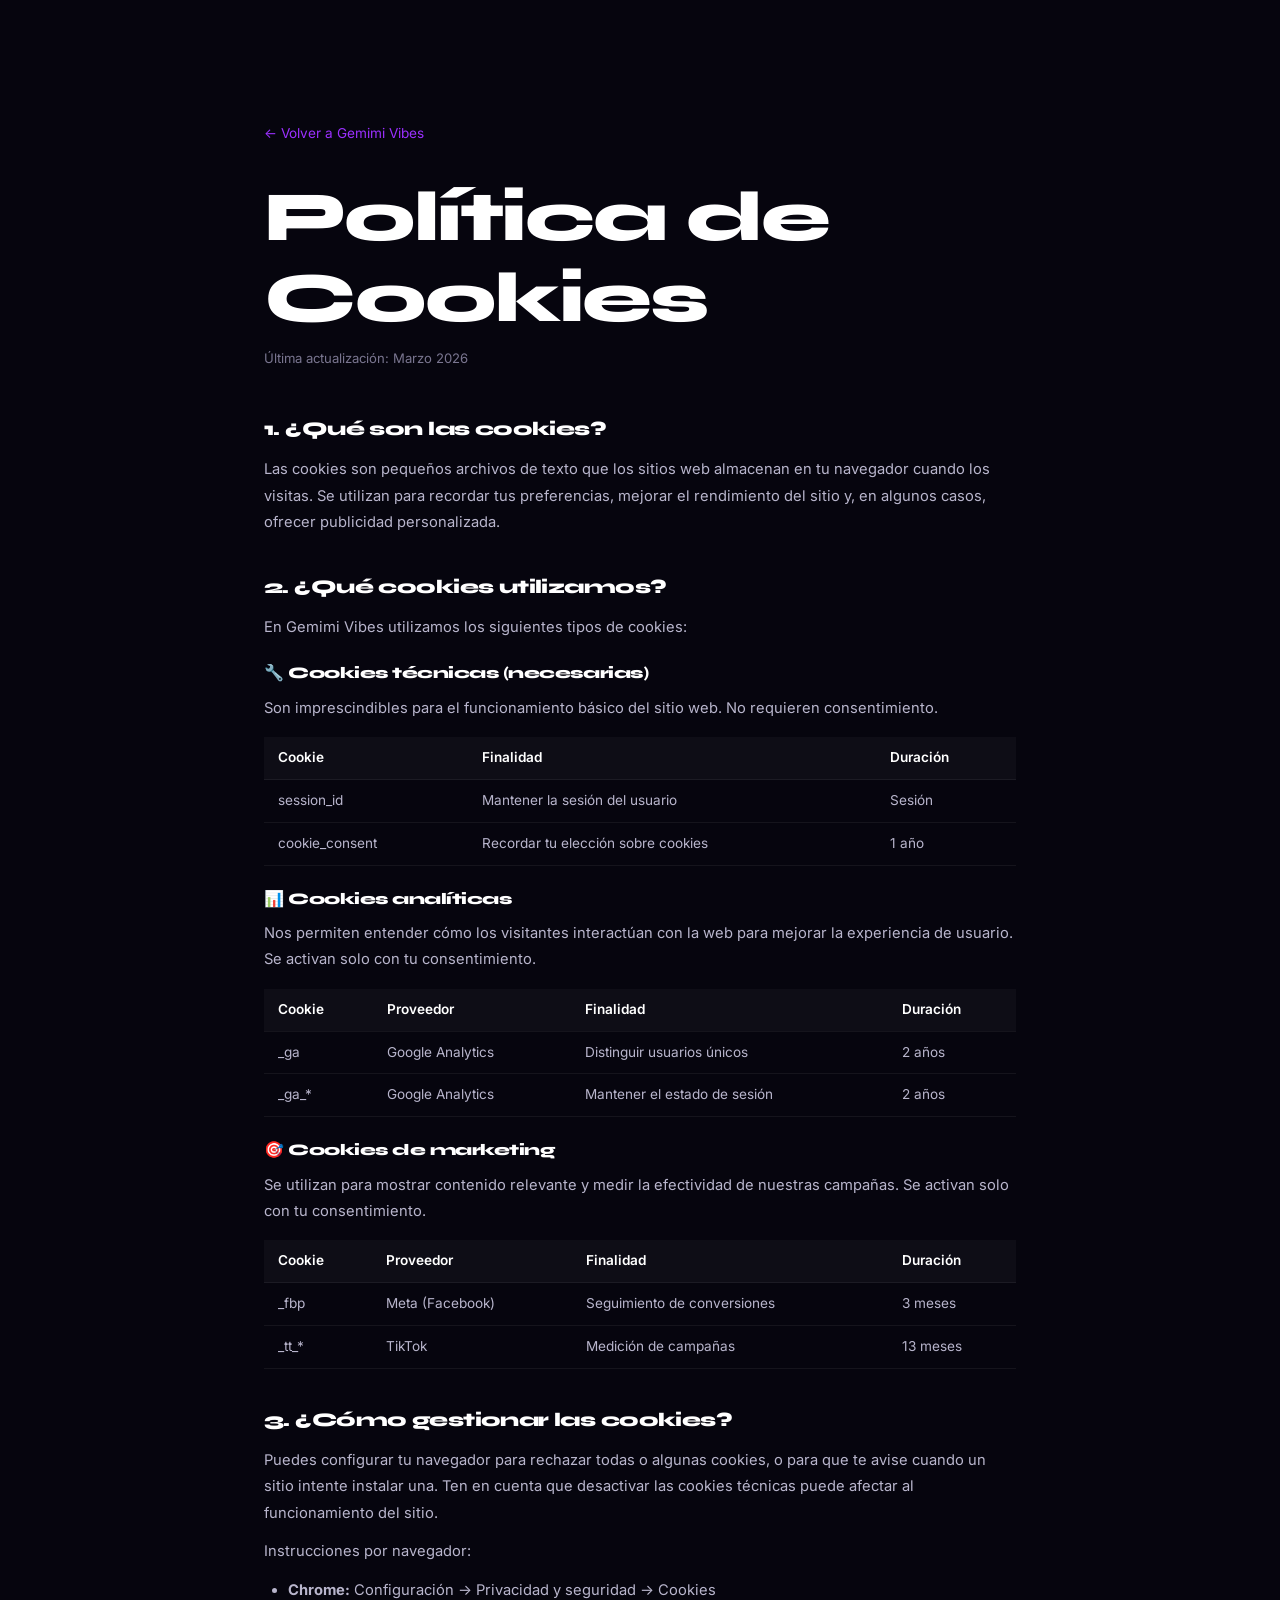
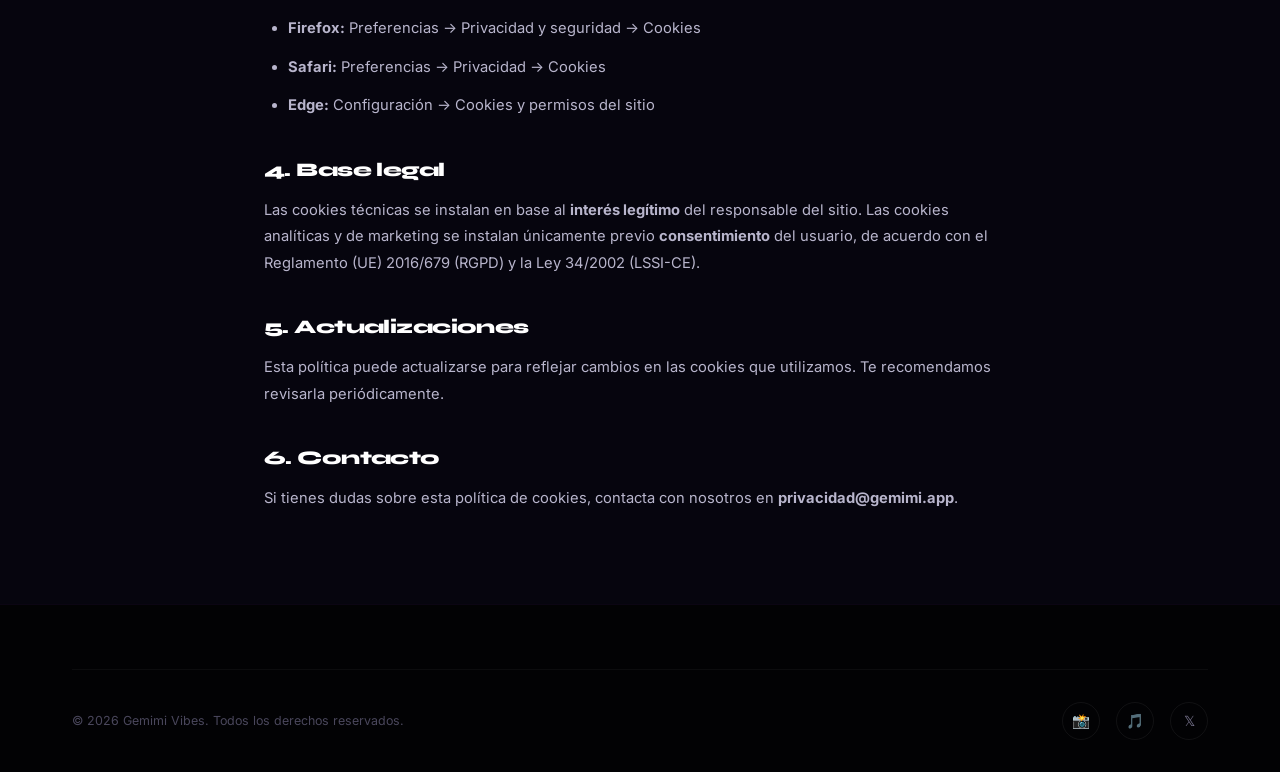
<file: cookies.html>
<!DOCTYPE html>
<html lang="es">

<head>
    <meta charset="UTF-8">
    <meta name="viewport" content="width=device-width, initial-scale=1.0">
    <meta name="description"
        content="Política de Cookies de Gemimi Vibes — Información sobre las cookies que utilizamos.">
    <title>Política de Cookies — Gemimi Vibes</title>
    <meta name="theme-color" content="#06050E">
    <link rel="stylesheet" href="styles.css?v=14">
    <link rel="icon" type="image/png" href="logo-icon.png">
    <style>
        .legal-page {
            max-width: 800px;
            margin: 0 auto;
            padding: 120px 24px 80px;
        }

        .legal-page h1 {
            margin-bottom: 8px;
        }

        .legal-page .legal-updated {
            font-size: 0.82rem;
            color: var(--text-tertiary);
            margin-bottom: 48px;
        }

        .legal-page h2 {
            font-size: 1.2rem;
            margin: 40px 0 16px;
            color: var(--text-primary);
        }

        .legal-page h3 {
            font-size: 1rem;
            margin: 24px 0 12px;
            color: var(--text-primary);
        }

        .legal-page p,
        .legal-page li {
            color: var(--text-secondary);
            font-size: 0.92rem;
            line-height: 1.8;
            margin-bottom: 12px;
        }

        .legal-page ul {
            padding-left: 24px;
            margin-bottom: 16px;
        }

        .legal-page a {
            color: var(--purple);
        }

        .legal-page a:hover {
            color: var(--pink);
        }

        .legal-back {
            display: inline-flex;
            align-items: center;
            gap: 8px;
            color: var(--text-tertiary);
            font-size: 0.85rem;
            margin-bottom: 32px;
            transition: color 0.2s;
        }

        .legal-back:hover {
            color: var(--purple);
        }

        .cookie-table {
            width: 100%;
            border-collapse: collapse;
            margin: 16px 0 24px;
        }

        .cookie-table th,
        .cookie-table td {
            text-align: left;
            padding: 10px 14px;
            font-size: 0.85rem;
            border-bottom: 1px solid rgba(255, 255, 255, 0.06);
        }

        .cookie-table th {
            color: var(--text-primary);
            font-weight: 600;
            background: rgba(255, 255, 255, 0.03);
        }

        .cookie-table td {
            color: var(--text-secondary);
        }
    </style>
</head>

<body>
    <div class="legal-page">
        <a href="index.html" class="legal-back">← Volver a Gemimi Vibes</a>
        <h1>Política de Cookies</h1>
        <p class="legal-updated">Última actualización: Marzo 2026</p>

        <h2>1. ¿Qué son las cookies?</h2>
        <p>Las cookies son pequeños archivos de texto que los sitios web almacenan en tu navegador cuando los visitas.
            Se utilizan para recordar tus preferencias, mejorar el rendimiento del sitio y, en algunos casos, ofrecer
            publicidad personalizada.</p>

        <h2>2. ¿Qué cookies utilizamos?</h2>
        <p>En Gemimi Vibes utilizamos los siguientes tipos de cookies:</p>

        <h3>🔧 Cookies técnicas (necesarias)</h3>
        <p>Son imprescindibles para el funcionamiento básico del sitio web. No requieren consentimiento.</p>
        <table class="cookie-table">
            <thead>
                <tr>
                    <th>Cookie</th>
                    <th>Finalidad</th>
                    <th>Duración</th>
                </tr>
            </thead>
            <tbody>
                <tr>
                    <td>session_id</td>
                    <td>Mantener la sesión del usuario</td>
                    <td>Sesión</td>
                </tr>
                <tr>
                    <td>cookie_consent</td>
                    <td>Recordar tu elección sobre cookies</td>
                    <td>1 año</td>
                </tr>
            </tbody>
        </table>

        <h3>📊 Cookies analíticas</h3>
        <p>Nos permiten entender cómo los visitantes interactúan con la web para mejorar la experiencia de usuario. Se
            activan solo con tu consentimiento.</p>
        <table class="cookie-table">
            <thead>
                <tr>
                    <th>Cookie</th>
                    <th>Proveedor</th>
                    <th>Finalidad</th>
                    <th>Duración</th>
                </tr>
            </thead>
            <tbody>
                <tr>
                    <td>_ga</td>
                    <td>Google Analytics</td>
                    <td>Distinguir usuarios únicos</td>
                    <td>2 años</td>
                </tr>
                <tr>
                    <td>_ga_*</td>
                    <td>Google Analytics</td>
                    <td>Mantener el estado de sesión</td>
                    <td>2 años</td>
                </tr>
            </tbody>
        </table>

        <h3>🎯 Cookies de marketing</h3>
        <p>Se utilizan para mostrar contenido relevante y medir la efectividad de nuestras campañas. Se activan solo con
            tu consentimiento.</p>
        <table class="cookie-table">
            <thead>
                <tr>
                    <th>Cookie</th>
                    <th>Proveedor</th>
                    <th>Finalidad</th>
                    <th>Duración</th>
                </tr>
            </thead>
            <tbody>
                <tr>
                    <td>_fbp</td>
                    <td>Meta (Facebook)</td>
                    <td>Seguimiento de conversiones</td>
                    <td>3 meses</td>
                </tr>
                <tr>
                    <td>_tt_*</td>
                    <td>TikTok</td>
                    <td>Medición de campañas</td>
                    <td>13 meses</td>
                </tr>
            </tbody>
        </table>

        <h2>3. ¿Cómo gestionar las cookies?</h2>
        <p>Puedes configurar tu navegador para rechazar todas o algunas cookies, o para que te avise cuando un sitio
            intente instalar una. Ten en cuenta que desactivar las cookies técnicas puede afectar al funcionamiento del
            sitio.</p>
        <p>Instrucciones por navegador:</p>
        <ul>
            <li><strong>Chrome:</strong> Configuración → Privacidad y seguridad → Cookies</li>
            <li><strong>Firefox:</strong> Preferencias → Privacidad y seguridad → Cookies</li>
            <li><strong>Safari:</strong> Preferencias → Privacidad → Cookies</li>
            <li><strong>Edge:</strong> Configuración → Cookies y permisos del sitio</li>
        </ul>

        <h2>4. Base legal</h2>
        <p>Las cookies técnicas se instalan en base al <strong>interés legítimo</strong> del responsable del sitio. Las
            cookies analíticas y de marketing se instalan únicamente previo <strong>consentimiento</strong> del usuario,
            de acuerdo con el Reglamento (UE) 2016/679 (RGPD) y la Ley 34/2002 (LSSI-CE).</p>

        <h2>5. Actualizaciones</h2>
        <p>Esta política puede actualizarse para reflejar cambios en las cookies que utilizamos. Te recomendamos
            revisarla periódicamente.</p>

        <h2>6. Contacto</h2>
        <p>Si tienes dudas sobre esta política de cookies, contacta con nosotros en
            <strong>privacidad@gemimi.app</strong>.</p>
    </div>

    <footer class="footer">
        <div class="container">
            <div class="footer-bottom">
                <p>&copy; 2026 Gemimi Vibes. Todos los derechos reservados.</p>
                <div class="social-links">
                    <a href="#" aria-label="Instagram">📸</a>
                    <a href="#" aria-label="TikTok">🎵</a>
                    <a href="#" aria-label="Twitter">𝕏</a>
                </div>
            </div>
        </div>
    </footer>
</body>

</html>
</file>
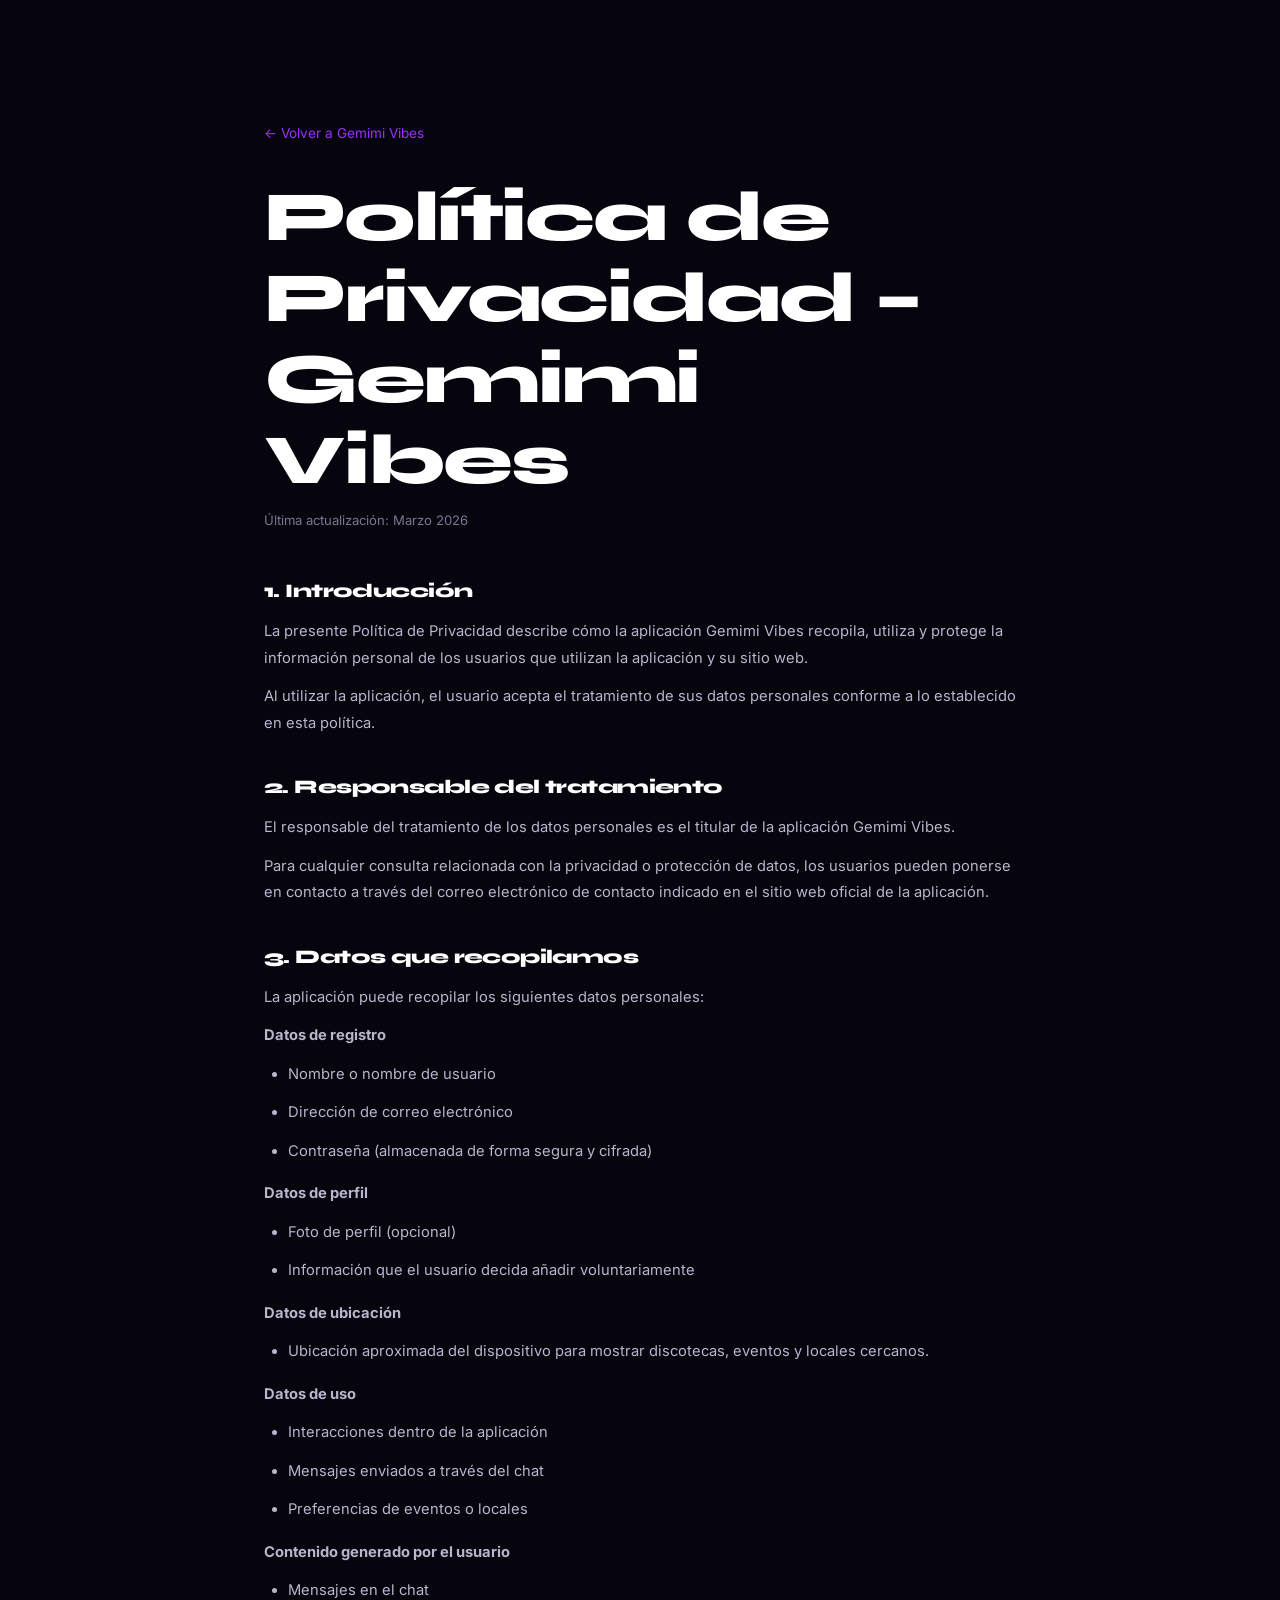
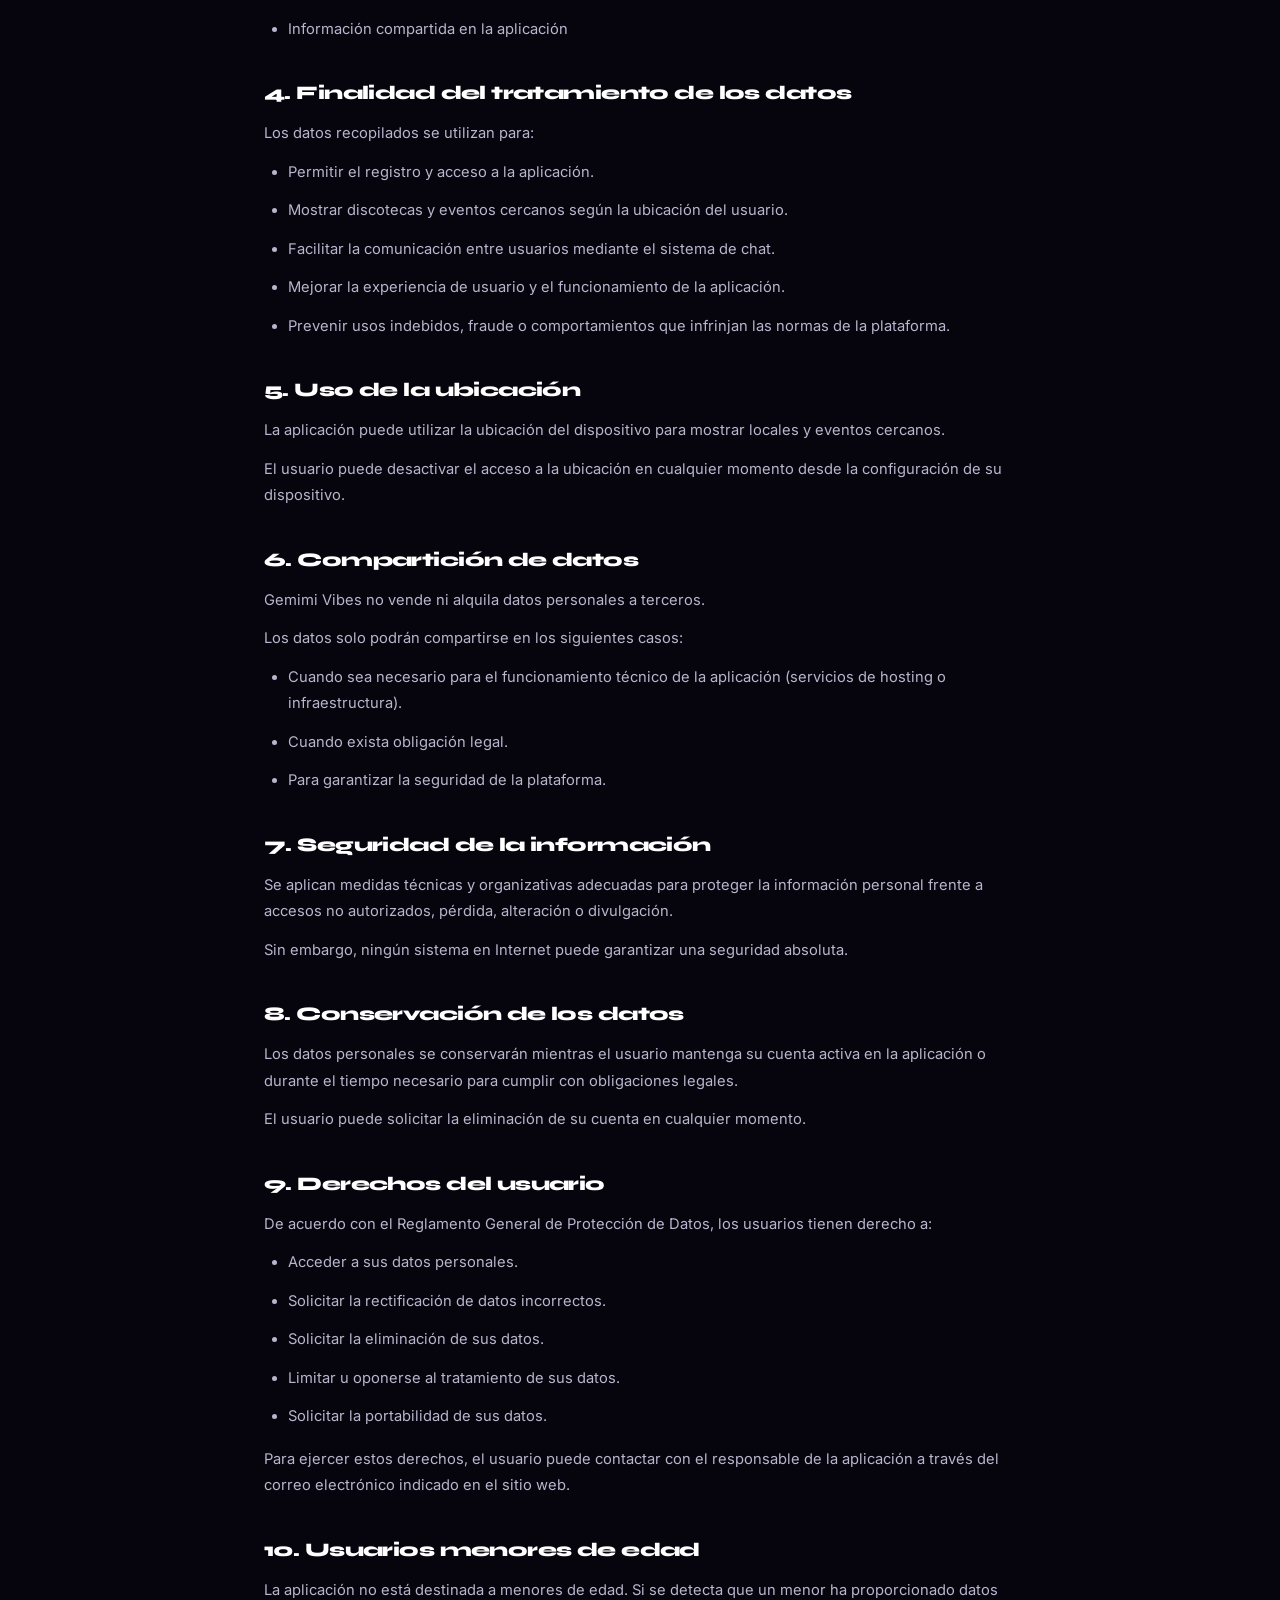
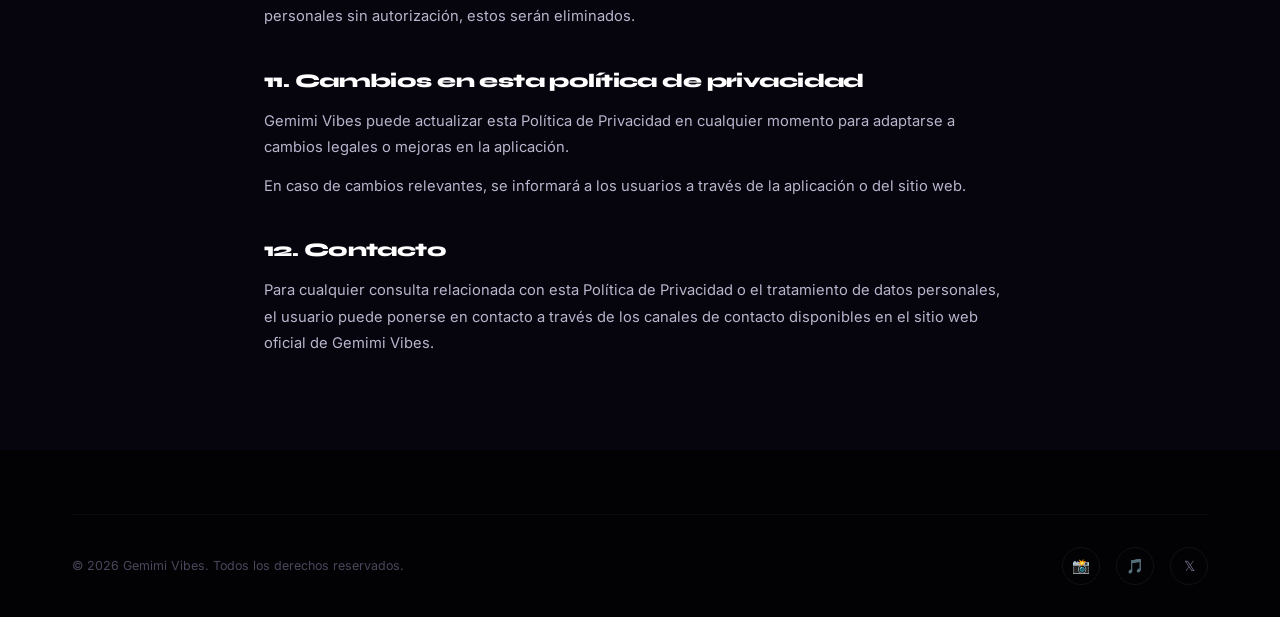
<file: privacidad.html>
<!DOCTYPE html>
<html lang="es">

<head>
    <meta charset="UTF-8">
    <meta name="viewport" content="width=device-width, initial-scale=1.0">
    <meta name="description" content="Política de Privacidad de Gemimi Vibes — Cómo protegemos tus datos personales.">
    <title>Política de Privacidad — Gemimi Vibes</title>
    <meta name="theme-color" content="#06050E">
    <link rel="stylesheet" href="styles.css?v=14">
    <link rel="icon" type="image/png" href="logo-icon.png">
    <style>
        .legal-page {
            max-width: 800px;
            margin: 0 auto;
            padding: 120px 24px 80px;
        }

        .legal-page h1 {
            margin-bottom: 8px;
        }

        .legal-page .legal-updated {
            font-size: 0.82rem;
            color: var(--text-tertiary);
            margin-bottom: 48px;
        }

        .legal-page h2 {
            font-size: 1.2rem;
            margin: 40px 0 16px;
            color: var(--text-primary);
        }

        .legal-page p,
        .legal-page li {
            color: var(--text-secondary);
            font-size: 0.92rem;
            line-height: 1.8;
            margin-bottom: 12px;
        }

        .legal-page ul {
            padding-left: 24px;
            margin-bottom: 16px;
        }

        .legal-page a {
            color: var(--purple);
        }

        .legal-page a:hover {
            color: var(--pink);
        }

        .legal-back {
            display: inline-flex;
            align-items: center;
            gap: 8px;
            color: var(--text-tertiary);
            font-size: 0.85rem;
            margin-bottom: 32px;
            transition: color 0.2s;
        }

        .legal-back:hover {
            color: var(--purple);
        }
    </style>
</head>

<body>
    <div class="legal-page">
        <a href="index.html" class="legal-back">← Volver a Gemimi Vibes</a>
        <h1>Política de Privacidad – Gemimi Vibes</h1>
        <p class="legal-updated">Última actualización: Marzo 2026</p>

        <h2>1. Introducción</h2>
        <p>La presente Política de Privacidad describe cómo la aplicación Gemimi Vibes recopila, utiliza y protege la información personal de los usuarios que utilizan la aplicación y su sitio web.</p>
        <p>Al utilizar la aplicación, el usuario acepta el tratamiento de sus datos personales conforme a lo establecido en esta política.</p>

        <h2>2. Responsable del tratamiento</h2>
        <p>El responsable del tratamiento de los datos personales es el titular de la aplicación Gemimi Vibes.</p>
        <p>Para cualquier consulta relacionada con la privacidad o protección de datos, los usuarios pueden ponerse en contacto a través del correo electrónico de contacto indicado en el sitio web oficial de la aplicación.</p>

        <h2>3. Datos que recopilamos</h2>
        <p>La aplicación puede recopilar los siguientes datos personales:</p>

        <p><strong>Datos de registro</strong></p>
        <ul>
            <li>Nombre o nombre de usuario</li>
            <li>Dirección de correo electrónico</li>
            <li>Contraseña (almacenada de forma segura y cifrada)</li>
        </ul>

        <p><strong>Datos de perfil</strong></p>
        <ul>
            <li>Foto de perfil (opcional)</li>
            <li>Información que el usuario decida añadir voluntariamente</li>
        </ul>

        <p><strong>Datos de ubicación</strong></p>
        <ul>
            <li>Ubicación aproximada del dispositivo para mostrar discotecas, eventos y locales cercanos.</li>
        </ul>

        <p><strong>Datos de uso</strong></p>
        <ul>
            <li>Interacciones dentro de la aplicación</li>
            <li>Mensajes enviados a través del chat</li>
            <li>Preferencias de eventos o locales</li>
        </ul>

        <p><strong>Contenido generado por el usuario</strong></p>
        <ul>
            <li>Mensajes en el chat</li>
            <li>Información compartida en la aplicación</li>
        </ul>

        <h2>4. Finalidad del tratamiento de los datos</h2>
        <p>Los datos recopilados se utilizan para:</p>
        <ul>
            <li>Permitir el registro y acceso a la aplicación.</li>
            <li>Mostrar discotecas y eventos cercanos según la ubicación del usuario.</li>
            <li>Facilitar la comunicación entre usuarios mediante el sistema de chat.</li>
            <li>Mejorar la experiencia de usuario y el funcionamiento de la aplicación.</li>
            <li>Prevenir usos indebidos, fraude o comportamientos que infrinjan las normas de la plataforma.</li>
        </ul>

        <h2>5. Uso de la ubicación</h2>
        <p>La aplicación puede utilizar la ubicación del dispositivo para mostrar locales y eventos cercanos.</p>
        <p>El usuario puede desactivar el acceso a la ubicación en cualquier momento desde la configuración de su dispositivo.</p>

        <h2>6. Compartición de datos</h2>
        <p>Gemimi Vibes no vende ni alquila datos personales a terceros.</p>
        <p>Los datos solo podrán compartirse en los siguientes casos:</p>
        <ul>
            <li>Cuando sea necesario para el funcionamiento técnico de la aplicación (servicios de hosting o infraestructura).</li>
            <li>Cuando exista obligación legal.</li>
            <li>Para garantizar la seguridad de la plataforma.</li>
        </ul>

        <h2>7. Seguridad de la información</h2>
        <p>Se aplican medidas técnicas y organizativas adecuadas para proteger la información personal frente a accesos no autorizados, pérdida, alteración o divulgación.</p>
        <p>Sin embargo, ningún sistema en Internet puede garantizar una seguridad absoluta.</p>

        <h2>8. Conservación de los datos</h2>
        <p>Los datos personales se conservarán mientras el usuario mantenga su cuenta activa en la aplicación o durante el tiempo necesario para cumplir con obligaciones legales.</p>
        <p>El usuario puede solicitar la eliminación de su cuenta en cualquier momento.</p>

        <h2>9. Derechos del usuario</h2>
        <p>De acuerdo con el Reglamento General de Protección de Datos, los usuarios tienen derecho a:</p>
        <ul>
            <li>Acceder a sus datos personales.</li>
            <li>Solicitar la rectificación de datos incorrectos.</li>
            <li>Solicitar la eliminación de sus datos.</li>
            <li>Limitar u oponerse al tratamiento de sus datos.</li>
            <li>Solicitar la portabilidad de sus datos.</li>
        </ul>
        <p>Para ejercer estos derechos, el usuario puede contactar con el responsable de la aplicación a través del correo electrónico indicado en el sitio web.</p>

        <h2>10. Usuarios menores de edad</h2>
        <p>La aplicación no está destinada a menores de edad. Si se detecta que un menor ha proporcionado datos personales sin autorización, estos serán eliminados.</p>

        <h2>11. Cambios en esta política de privacidad</h2>
        <p>Gemimi Vibes puede actualizar esta Política de Privacidad en cualquier momento para adaptarse a cambios legales o mejoras en la aplicación.</p>
        <p>En caso de cambios relevantes, se informará a los usuarios a través de la aplicación o del sitio web.</p>

        <h2>12. Contacto</h2>
        <p>Para cualquier consulta relacionada con esta Política de Privacidad o el tratamiento de datos personales, el usuario puede ponerse en contacto a través de los canales de contacto disponibles en el sitio web oficial de Gemimi Vibes.</p>
    </div>

    <footer class="footer">
        <div class="container">
            <div class="footer-bottom">
                <p>&copy; 2026 Gemimi Vibes. Todos los derechos reservados.</p>
                <div class="social-links">
                    <a href="#" aria-label="Instagram">📸</a>
                    <a href="#" aria-label="TikTok">🎵</a>
                    <a href="#" aria-label="Twitter">𝕏</a>
                </div>
            </div>
        </div>
    </footer>
</body>

</html>
</file>
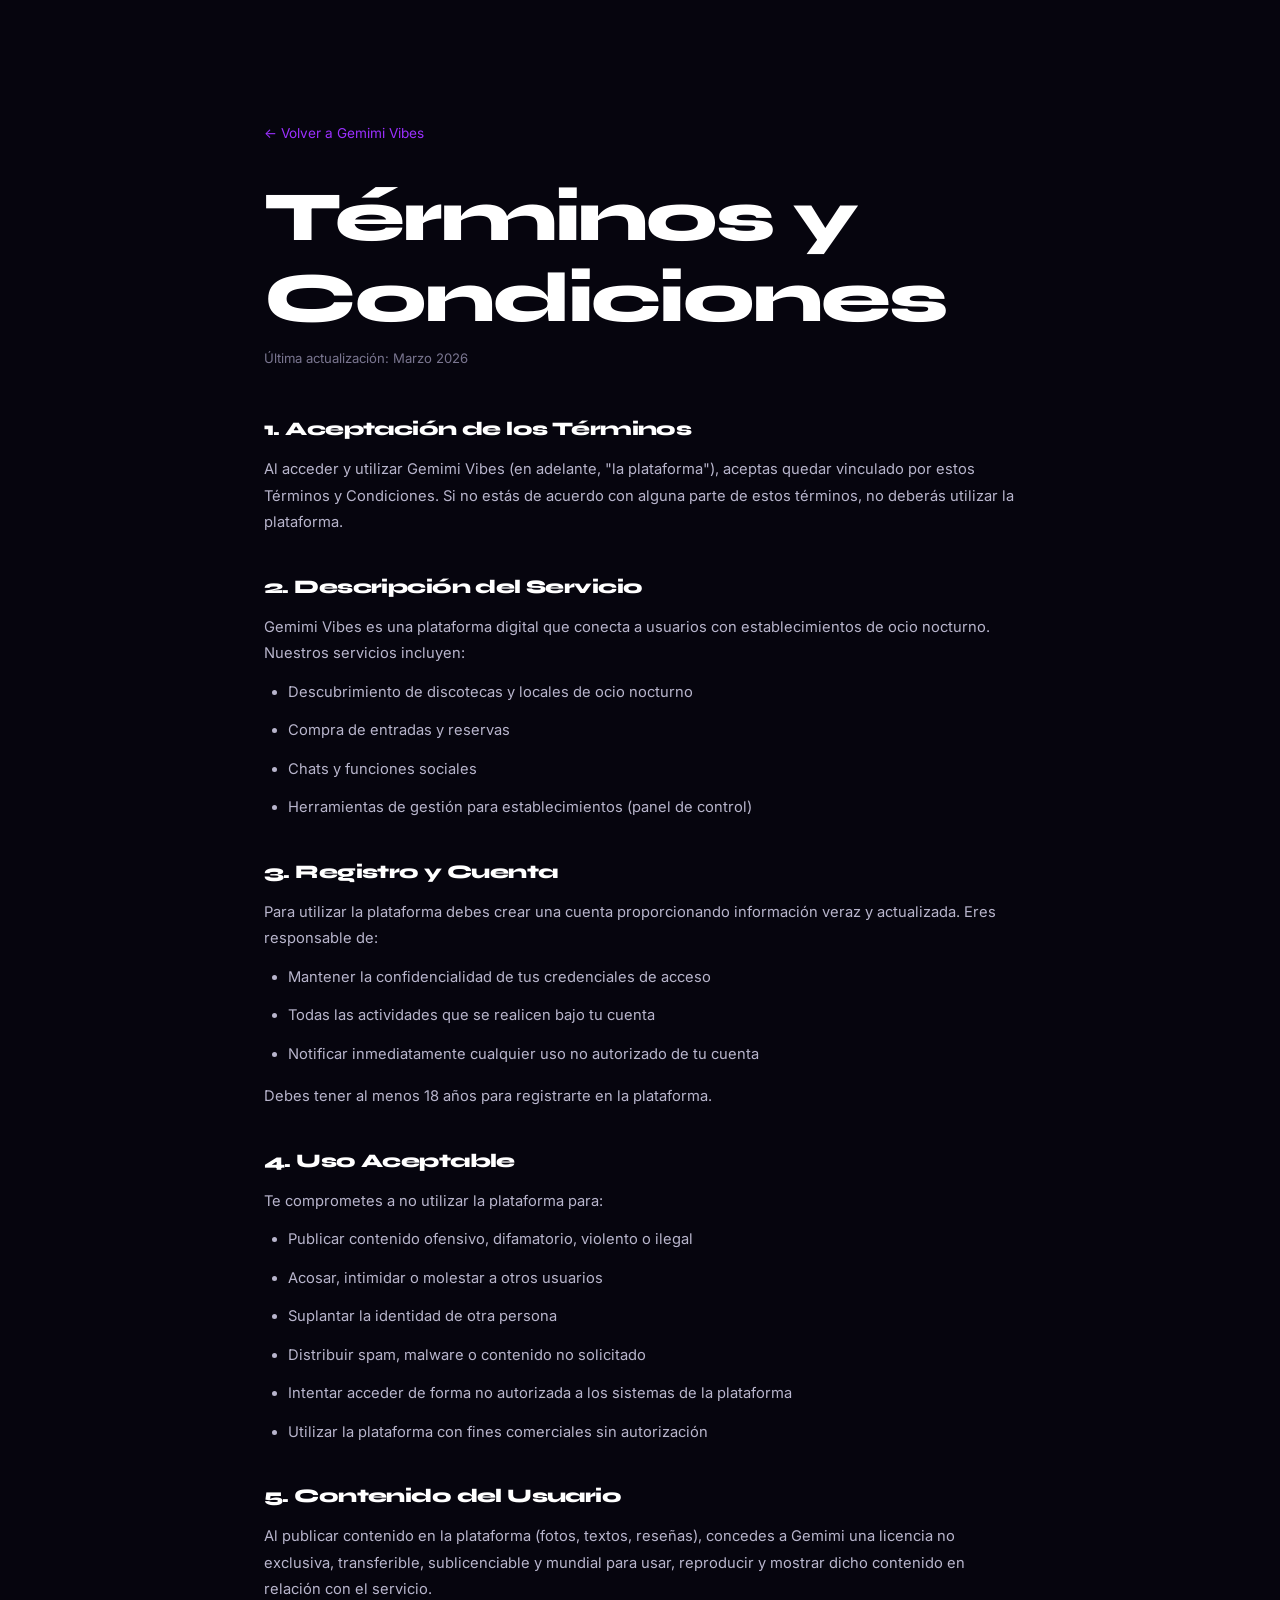
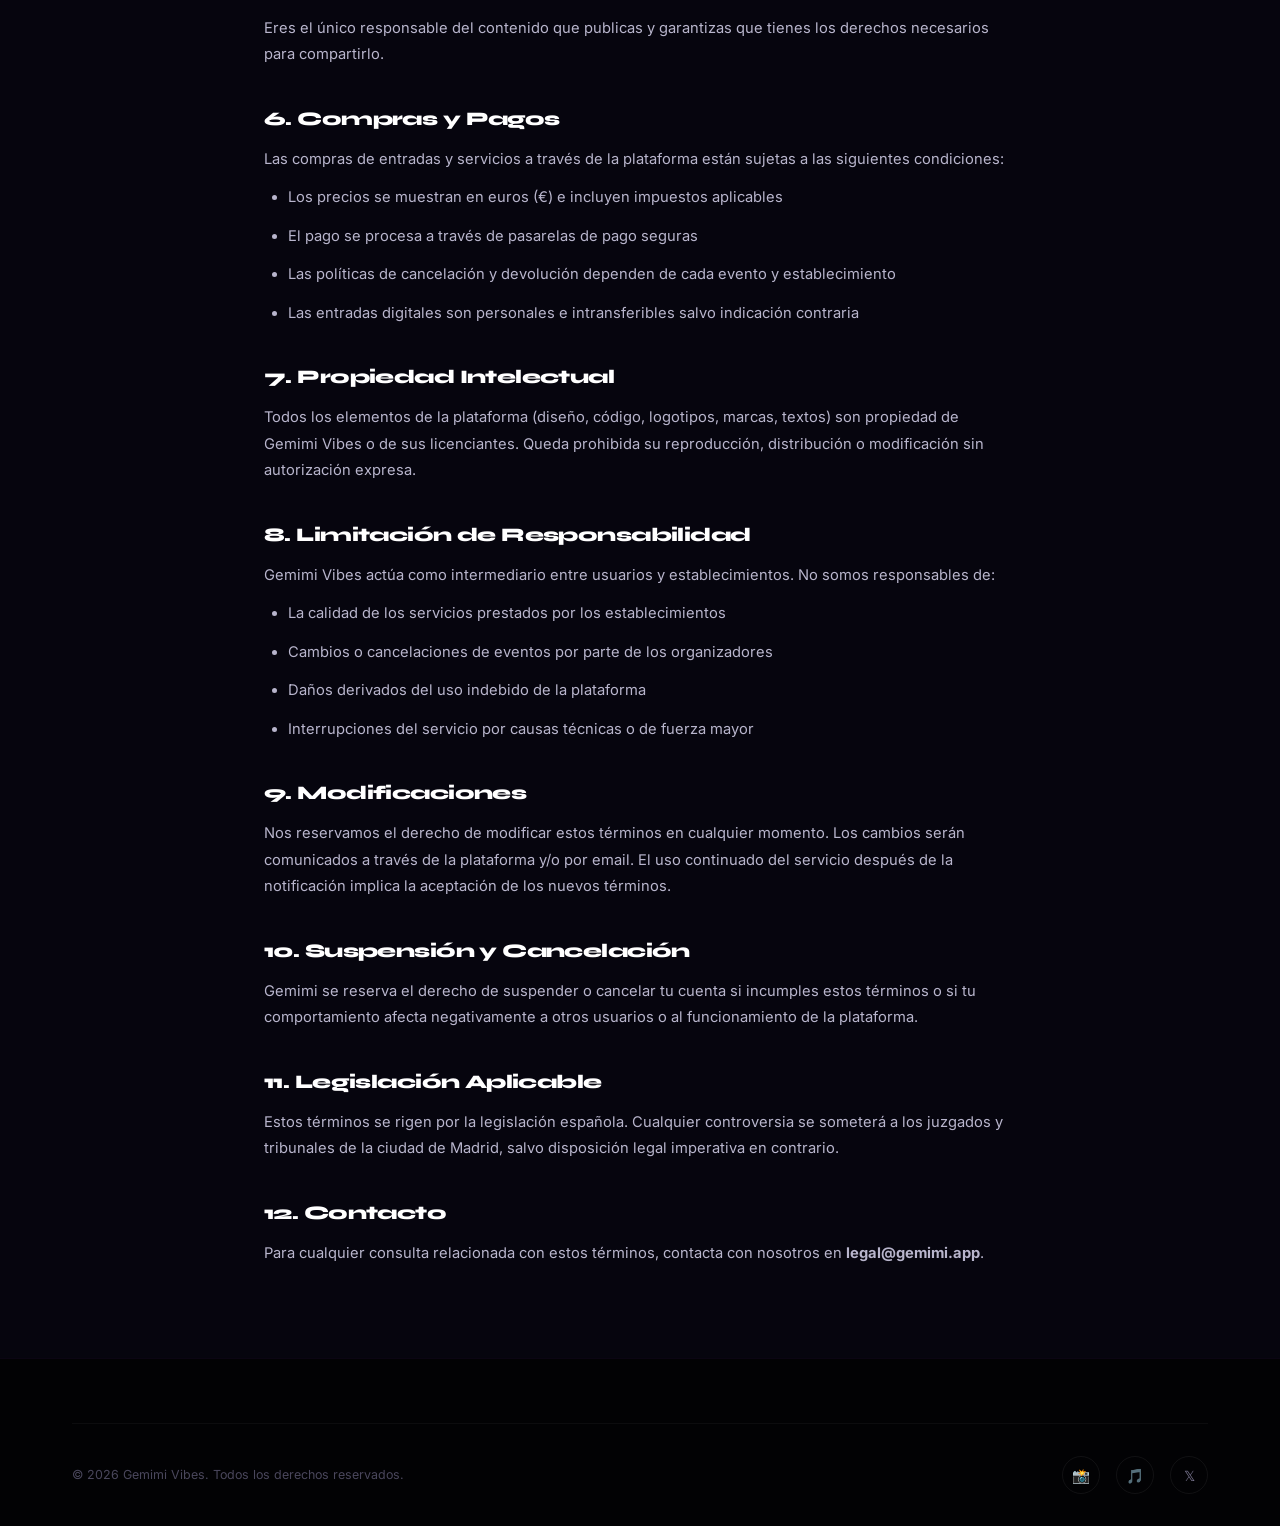
<file: terminos.html>
<!DOCTYPE html>
<html lang="es">

<head>
    <meta charset="UTF-8">
    <meta name="viewport" content="width=device-width, initial-scale=1.0">
    <meta name="description" content="Términos y Condiciones de uso de Gemimi Vibes.">
    <title>Términos y Condiciones — Gemimi Vibes</title>
    <meta name="theme-color" content="#06050E">
    <link rel="stylesheet" href="styles.css?v=14">
    <link rel="icon" type="image/png" href="logo-icon.png">
    <style>
        .legal-page {
            max-width: 800px;
            margin: 0 auto;
            padding: 120px 24px 80px;
        }

        .legal-page h1 {
            margin-bottom: 8px;
        }

        .legal-page .legal-updated {
            font-size: 0.82rem;
            color: var(--text-tertiary);
            margin-bottom: 48px;
        }

        .legal-page h2 {
            font-size: 1.2rem;
            margin: 40px 0 16px;
            color: var(--text-primary);
        }

        .legal-page p,
        .legal-page li {
            color: var(--text-secondary);
            font-size: 0.92rem;
            line-height: 1.8;
            margin-bottom: 12px;
        }

        .legal-page ul {
            padding-left: 24px;
            margin-bottom: 16px;
        }

        .legal-page a {
            color: var(--purple);
        }

        .legal-page a:hover {
            color: var(--pink);
        }

        .legal-back {
            display: inline-flex;
            align-items: center;
            gap: 8px;
            color: var(--text-tertiary);
            font-size: 0.85rem;
            margin-bottom: 32px;
            transition: color 0.2s;
        }

        .legal-back:hover {
            color: var(--purple);
        }
    </style>
</head>

<body>
    <div class="legal-page">
        <a href="index.html" class="legal-back">← Volver a Gemimi Vibes</a>
        <h1>Términos y Condiciones</h1>
        <p class="legal-updated">Última actualización: Marzo 2026</p>

        <h2>1. Aceptación de los Términos</h2>
        <p>Al acceder y utilizar Gemimi Vibes (en adelante, "la plataforma"), aceptas quedar vinculado por estos
            Términos y Condiciones. Si no estás de acuerdo con alguna parte de estos términos, no deberás utilizar la
            plataforma.</p>

        <h2>2. Descripción del Servicio</h2>
        <p>Gemimi Vibes es una plataforma digital que conecta a usuarios con establecimientos de ocio nocturno. Nuestros
            servicios incluyen:</p>
        <ul>
            <li>Descubrimiento de discotecas y locales de ocio nocturno</li>
            <li>Compra de entradas y reservas</li>
            <li>Chats y funciones sociales</li>
            <li>Herramientas de gestión para establecimientos (panel de control)</li>
        </ul>

        <h2>3. Registro y Cuenta</h2>
        <p>Para utilizar la plataforma debes crear una cuenta proporcionando información veraz y actualizada. Eres
            responsable de:</p>
        <ul>
            <li>Mantener la confidencialidad de tus credenciales de acceso</li>
            <li>Todas las actividades que se realicen bajo tu cuenta</li>
            <li>Notificar inmediatamente cualquier uso no autorizado de tu cuenta</li>
        </ul>
        <p>Debes tener al menos 18 años para registrarte en la plataforma.</p>

        <h2>4. Uso Aceptable</h2>
        <p>Te comprometes a no utilizar la plataforma para:</p>
        <ul>
            <li>Publicar contenido ofensivo, difamatorio, violento o ilegal</li>
            <li>Acosar, intimidar o molestar a otros usuarios</li>
            <li>Suplantar la identidad de otra persona</li>
            <li>Distribuir spam, malware o contenido no solicitado</li>
            <li>Intentar acceder de forma no autorizada a los sistemas de la plataforma</li>
            <li>Utilizar la plataforma con fines comerciales sin autorización</li>
        </ul>

        <h2>5. Contenido del Usuario</h2>
        <p>Al publicar contenido en la plataforma (fotos, textos, reseñas), concedes a Gemimi una licencia no exclusiva,
            transferible, sublicenciable y mundial para usar, reproducir y mostrar dicho contenido en relación con el
            servicio.</p>
        <p>Eres el único responsable del contenido que publicas y garantizas que tienes los derechos necesarios para
            compartirlo.</p>

        <h2>6. Compras y Pagos</h2>
        <p>Las compras de entradas y servicios a través de la plataforma están sujetas a las siguientes condiciones:</p>
        <ul>
            <li>Los precios se muestran en euros (€) e incluyen impuestos aplicables</li>
            <li>El pago se procesa a través de pasarelas de pago seguras</li>
            <li>Las políticas de cancelación y devolución dependen de cada evento y establecimiento</li>
            <li>Las entradas digitales son personales e intransferibles salvo indicación contraria</li>
        </ul>

        <h2>7. Propiedad Intelectual</h2>
        <p>Todos los elementos de la plataforma (diseño, código, logotipos, marcas, textos) son propiedad de Gemimi
            Vibes o de sus licenciantes. Queda prohibida su reproducción, distribución o modificación sin autorización
            expresa.</p>

        <h2>8. Limitación de Responsabilidad</h2>
        <p>Gemimi Vibes actúa como intermediario entre usuarios y establecimientos. No somos responsables de:</p>
        <ul>
            <li>La calidad de los servicios prestados por los establecimientos</li>
            <li>Cambios o cancelaciones de eventos por parte de los organizadores</li>
            <li>Daños derivados del uso indebido de la plataforma</li>
            <li>Interrupciones del servicio por causas técnicas o de fuerza mayor</li>
        </ul>

        <h2>9. Modificaciones</h2>
        <p>Nos reservamos el derecho de modificar estos términos en cualquier momento. Los cambios serán comunicados a
            través de la plataforma y/o por email. El uso continuado del servicio después de la notificación implica la
            aceptación de los nuevos términos.</p>

        <h2>10. Suspensión y Cancelación</h2>
        <p>Gemimi se reserva el derecho de suspender o cancelar tu cuenta si incumples estos términos o si tu
            comportamiento afecta negativamente a otros usuarios o al funcionamiento de la plataforma.</p>

        <h2>11. Legislación Aplicable</h2>
        <p>Estos términos se rigen por la legislación española. Cualquier controversia se someterá a los juzgados y
            tribunales de la ciudad de Madrid, salvo disposición legal imperativa en contrario.</p>

        <h2>12. Contacto</h2>
        <p>Para cualquier consulta relacionada con estos términos, contacta con nosotros en
            <strong>legal@gemimi.app</strong>.</p>
    </div>

    <footer class="footer">
        <div class="container">
            <div class="footer-bottom">
                <p>&copy; 2026 Gemimi Vibes. Todos los derechos reservados.</p>
                <div class="social-links">
                    <a href="#" aria-label="Instagram">📸</a>
                    <a href="#" aria-label="TikTok">🎵</a>
                    <a href="#" aria-label="Twitter">𝕏</a>
                </div>
            </div>
        </div>
    </footer>
</body>

</html>
</file>
<file: styles.css>
/* ============================================
   GEMIMI VIBES — Official Website v2
   Premium Nightlife Design System
   ============================================ */

@import url('https://fonts.googleapis.com/css2?family=Syne:wght@400;500;600;700;800&family=Inter:wght@300;400;500;600;700&display=swap');

/* --- Design Tokens --- */
:root {
  /* Brand Colors — from official logo */
  --purple: #9B30FF;
  --purple-dark: #7B2FBE;
  --purple-deep: #5A1F8E;
  --pink: #FF4D6A;
  --pink-light: #FF6B8A;
  --gold: #FFD700;
  --gold-amber: #FFA500;

  /* Neon accents */
  --neon-cyan: #00E5FF;
  --neon-green: #00FF88;

  /* Backgrounds */
  --bg-void: #020204;
  --bg-deep: #06050E;
  --bg-dark: #0B0A14;
  --bg-card: #12111E;
  --bg-elevated: #1A1828;
  --bg-glass: rgba(18, 17, 30, 0.6);

  /* Text */
  --text-primary: #FFFFFF;
  --text-secondary: #B8B5CC;
  --text-tertiary: #7A7690;
  --text-disabled: #4A475C;

  /* Gradients */
  --gradient-brand: linear-gradient(135deg, var(--purple), var(--pink));
  --gradient-gold: linear-gradient(135deg, var(--gold), var(--gold-amber));
  --gradient-purple: linear-gradient(135deg, var(--purple), var(--purple-deep));
  --gradient-hero-bg:
    radial-gradient(ellipse at 20% 50%, rgba(155, 48, 255, 0.12) 0%, transparent 50%),
    radial-gradient(ellipse at 80% 20%, rgba(255, 77, 106, 0.08) 0%, transparent 50%),
    radial-gradient(ellipse at 50% 80%, rgba(255, 215, 0, 0.04) 0%, transparent 50%),
    var(--bg-deep);

  /* Typography */
  --font-display: 'Syne', sans-serif;
  --font-body: 'Inter', sans-serif;

  /* Spacing */
  --space-xs: 0.25rem;
  --space-sm: 0.5rem;
  --space-md: 1rem;
  --space-lg: 1.5rem;
  --space-xl: 2rem;
  --space-2xl: 3rem;
  --space-3xl: 4rem;
  --space-4xl: 6rem;
  --space-5xl: 8rem;

  /* Border Radius */
  --radius-sm: 8px;
  --radius-md: 14px;
  --radius-lg: 22px;
  --radius-xl: 30px;
  --radius-full: 50%;

  /* Glows */
  --glow-purple: 0 0 25px rgba(155, 48, 255, 0.35), 0 0 70px rgba(155, 48, 255, 0.1);
  --glow-pink: 0 0 25px rgba(255, 77, 106, 0.35), 0 0 70px rgba(255, 77, 106, 0.1);
  --glow-gold: 0 0 25px rgba(255, 215, 0, 0.35), 0 0 70px rgba(255, 215, 0, 0.1);
  --glow-cyan: 0 0 25px rgba(0, 229, 255, 0.35), 0 0 70px rgba(0, 229, 255, 0.1);
  --glow-text-purple: 0 0 12px rgba(155, 48, 255, 0.6), 0 0 40px rgba(155, 48, 255, 0.2);
  --gradient-cyan: linear-gradient(135deg, var(--neon-cyan), var(--purple));

  /* Transitions */
  --transition-fast: 0.25s cubic-bezier(0.4, 0, 0.2, 1);
  --transition-smooth: 0.5s cubic-bezier(0.4, 0, 0.2, 1);
  --transition-slow: 0.8s cubic-bezier(0.22, 1, 0.36, 1);
}

/* --- Reset --- */
*,
*::before,
*::after {
  margin: 0;
  padding: 0;
  box-sizing: border-box;
}

html {
  scroll-behavior: smooth;
  font-size: 16px;
  overflow-x: hidden;
}

body {
  font-family: var(--font-body);
  background: var(--bg-deep);
  color: var(--text-primary);
  line-height: 1.6;
  -webkit-font-smoothing: antialiased;
  -moz-osx-font-smoothing: grayscale;
  overflow-x: hidden;
}

body.intro-active {
  overflow: hidden;
}

a {
  color: var(--purple);
  text-decoration: none;
  transition: color var(--transition-fast);
}

a:hover {
  color: var(--pink);
}

img {
  max-width: 100%;
  height: auto;
  display: block;
}

/* --- Typography --- */
h1,
h2,
h3,
h4,
h5 {
  font-family: var(--font-display);
  font-weight: 800;
  line-height: 1.15;
  letter-spacing: -0.03em;
}

h1 {
  font-size: clamp(2.5rem, 5.5vw, 4.5rem);
}

h2 {
  font-size: clamp(2.2rem, 4.5vw, 4rem);
}

h3 {
  font-size: clamp(1.3rem, 2.5vw, 1.75rem);
}

.text-gradient {
  background: var(--gradient-brand);
  -webkit-background-clip: text;
  -webkit-text-fill-color: transparent;
  background-clip: text;
}

.text-gradient .word-reveal {
  background: var(--gradient-brand);
  -webkit-background-clip: text;
  -webkit-text-fill-color: transparent;
  background-clip: text;
}

.text-gradient-gold {
  background: var(--gradient-gold);
  -webkit-background-clip: text;
  -webkit-text-fill-color: transparent;
  background-clip: text;
}

.text-gradient-gold .word-reveal {
  background: var(--gradient-gold);
  -webkit-background-clip: text;
  -webkit-text-fill-color: transparent;
  background-clip: text;
}

/* --- Layout --- */
.container {
  max-width: 1200px;
  margin: 0 auto;
  padding: 0 var(--space-xl);
}

section {
  padding: var(--space-5xl) 0;
  position: relative;
}

/* ============================================
   CINEMATIC INTRO — v2
   ============================================ */
#intro {
  position: fixed;
  top: 0;
  left: 0;
  width: 100vw;
  height: 100vh;
  background: var(--bg-void);
  z-index: 10000;
  display: flex;
  flex-direction: column;
  align-items: center;
  justify-content: flex-end;
  padding-bottom: 80px;
  transition: opacity 1.2s ease-out, transform 1.2s ease-out, filter 1.2s ease-out;
  overflow: hidden;
}

.intro-video {
  position: absolute;
  top: 50%;
  left: 50%;
  transform: translate(-50%, -50%);
  max-width: 95%;
  max-height: 90%;
  width: auto;
  height: auto;
  object-fit: contain;
  z-index: 1;
}

.intro-video-overlay {
  position: absolute;
  top: 0;
  left: 0;
  width: 100%;
  height: 100%;
  background: linear-gradient(to bottom, rgba(0, 0, 0, 0.05) 0%, rgba(0, 0, 0, 0.2) 70%, rgba(6, 5, 14, 0.85) 100%);
  z-index: 2;
  pointer-events: none;
}

/* Mute toggle — small corner icon */
.mute-toggle {
  position: absolute;
  top: 20px;
  right: 20px;
  z-index: 5;
  width: 44px;
  height: 44px;
  border-radius: 50%;
  background: rgba(255, 255, 255, 0.1);
  border: 1px solid rgba(255, 255, 255, 0.2);
  backdrop-filter: blur(10px);
  cursor: pointer;
  display: flex;
  align-items: center;
  justify-content: center;
  font-size: 1.1rem;
  transition: all var(--transition-fast);
  opacity: 0;
  animation: fadeSlideUp 0.5s forwards;
  animation-delay: 0.5s;
}

.mute-toggle:hover {
  background: rgba(255, 255, 255, 0.2);
  border-color: rgba(255, 255, 255, 0.4);
  transform: scale(1.1);
}

/* Quick skip button — always visible during intro */
.quick-skip {
  position: absolute;
  top: 72px;
  right: 20px;
  z-index: 5;
  width: 44px;
  height: 44px;
  border-radius: 50%;
  background: rgba(255, 255, 255, 0.1);
  border: 1px solid rgba(255, 255, 255, 0.2);
  backdrop-filter: blur(10px);
  cursor: pointer;
  display: flex;
  align-items: center;
  justify-content: center;
  color: rgba(255, 255, 255, 0.8);
  transition: all var(--transition-fast);
  opacity: 0;
  animation: fadeSlideUp 0.5s forwards;
  animation-delay: 1s;
}

.quick-skip:hover {
  background: rgba(255, 255, 255, 0.25);
  border-color: rgba(0, 229, 255, 0.5);
  color: var(--neon-cyan);
  transform: scale(1.1);
  box-shadow: 0 0 15px rgba(0, 229, 255, 0.2);
}

/* Skip button hidden until video ends */
.skip-intro-hidden {
  position: relative;
  z-index: 5;
  font-family: var(--font-display);
  font-size: 0.9rem;
  font-weight: 700;
  color: var(--text-primary);
  letter-spacing: 0.1em;
  text-transform: uppercase;
  background: rgba(0, 229, 255, 0.08);
  border: 1px solid rgba(0, 229, 255, 0.3);
  padding: 14px 40px;
  border-radius: var(--radius-xl);
  cursor: pointer;
  transition: all var(--transition-fast);
  backdrop-filter: blur(10px);
  opacity: 0;
  transform: translateY(20px);
  pointer-events: none;
}

.skip-intro-hidden.visible {
  opacity: 1;
  transform: translateY(0);
  pointer-events: auto;
  transition: opacity 0.6s ease, transform 0.6s ease;
}

.skip-intro-hidden:hover {
  color: var(--neon-cyan);
  border-color: rgba(0, 229, 255, 0.6);
  background: rgba(0, 229, 255, 0.12);
  box-shadow: 0 0 30px rgba(0, 229, 255, 0.2), 0 0 60px rgba(0, 229, 255, 0.05);
  transform: translateY(-2px);
}

#intro.fade-out {
  opacity: 0;
  transform: scale(1.1);
  filter: blur(10px);
  pointer-events: none;
}

#intro.hidden {
  display: none;
}

/* Animated background orbs for intro */
.intro-orb {
  position: absolute;
  border-radius: 50%;
  filter: blur(80px);
  opacity: 0;
  animation: orbPulse 4s ease-in-out infinite;
}

.intro-orb-1 {
  width: 400px;
  height: 400px;
  background: rgba(155, 48, 255, 0.2);
  top: 20%;
  left: 30%;
  animation-delay: 0s;
}

.intro-orb-2 {
  width: 300px;
  height: 300px;
  background: rgba(255, 77, 106, 0.15);
  bottom: 30%;
  right: 25%;
  animation-delay: 1.5s;
}

.intro-orb-3 {
  width: 200px;
  height: 200px;
  background: rgba(255, 215, 0, 0.1);
  top: 50%;
  left: 50%;
  transform: translate(-50%, -50%);
  animation-delay: 0.8s;
}

@keyframes orbPulse {

  0%,
  100% {
    opacity: 0.3;
    transform: scale(1);
  }

  50% {
    opacity: 0.8;
    transform: scale(1.3);
  }
}

.intro-logo-wrapper {
  position: relative;
  z-index: 2;
  display: flex;
  flex-direction: column;
  align-items: center;
}

.intro-logo-img {
  width: clamp(180px, 30vw, 320px);
  height: auto;
  opacity: 0;
  transform: scale(0.5) rotateY(90deg);
  animation: logoReveal3D 1.2s cubic-bezier(0.22, 1, 0.36, 1) forwards;
  animation-delay: 0.3s;
  filter: drop-shadow(0 0 40px rgba(155, 48, 255, 0.6)) drop-shadow(0 0 80px rgba(155, 48, 255, 0.3));
}


@keyframes logoReveal3D {
  0% {
    opacity: 0;
    transform: scale(0.5) rotateY(90deg);
    filter: drop-shadow(0 0 0 rgba(155, 48, 255, 0));
  }

  60% {
    opacity: 1;
    transform: scale(1.08) rotateY(-5deg);
    filter: drop-shadow(0 0 40px rgba(155, 48, 255, 0.5));
  }

  100% {
    opacity: 1;
    transform: scale(1) rotateY(0deg);
    filter: drop-shadow(0 0 30px rgba(155, 48, 255, 0.3));
  }
}

.intro-text-brand {
  font-family: var(--font-display);
  font-size: clamp(2.5rem, 8vw, 5rem);
  font-weight: 800;
  letter-spacing: 0.12em;
  margin-top: var(--space-lg);
  opacity: 0;
  overflow: hidden;
}

.intro-text-brand .letter {
  display: inline-block;
  opacity: 0;
  transform: translateY(50px);
  animation: letterPop 0.6s cubic-bezier(0.34, 1.56, 0.64, 1) forwards;
  background: var(--gradient-brand);
  -webkit-background-clip: text;
  -webkit-text-fill-color: transparent;
  background-clip: text;
  filter: drop-shadow(0 0 8px rgba(155, 48, 255, 0.3));
}

.intro-text-brand .letter:nth-child(1) {
  animation-delay: 1.0s;
}

.intro-text-brand .letter:nth-child(2) {
  animation-delay: 1.1s;
}

.intro-text-brand .letter:nth-child(3) {
  animation-delay: 1.2s;
}

.intro-text-brand .letter:nth-child(4) {
  animation-delay: 1.3s;
}

.intro-text-brand .letter:nth-child(5) {
  animation-delay: 1.4s;
}

.intro-text-brand .letter:nth-child(6) {
  animation-delay: 1.5s;
}

@keyframes letterPop {
  0% {
    opacity: 0;
    transform: translateY(50px) scale(0.5);
  }

  80% {
    transform: translateY(-3px) scale(1.05);
  }

  100% {
    opacity: 1;
    transform: translateY(0) scale(1);
  }
}

.intro-vibes {
  font-family: var(--font-display);
  font-size: clamp(0.9rem, 2.5vw, 1.4rem);
  font-weight: 700;
  color: var(--pink);
  letter-spacing: 0.5em;
  text-transform: uppercase;
  margin-top: var(--space-sm);
  opacity: 0;
  animation: fadeSlideUp 0.8s forwards;
  animation-delay: 1.8s;
  text-shadow: 0 0 20px rgba(255, 77, 106, 0.4);
}

.intro-tagline {
  font-family: var(--font-body);
  font-size: clamp(0.85rem, 1.5vw, 1.1rem);
  color: var(--text-tertiary);
  letter-spacing: 0.15em;
  margin-top: var(--space-xl);
  opacity: 0;
  animation: fadeSlideUp 0.8s forwards;
  animation-delay: 2.3s;
}

@keyframes fadeSlideUp {
  from {
    opacity: 0;
    transform: translateY(20px);
  }

  to {
    opacity: 1;
    transform: translateY(0);
  }
}

.intro-line-animated {
  width: 0;
  height: 2px;
  background: var(--gradient-brand);
  margin-top: var(--space-lg);
  border-radius: 2px;
  animation: lineGrow 1.2s cubic-bezier(0.4, 0, 0.2, 1) forwards;
  animation-delay: 2.5s;
  box-shadow: 0 0 10px rgba(155, 48, 255, 0.3);
}

@keyframes lineGrow {
  to {
    width: 140px;
  }
}

.intro-glow-ring {
  position: absolute;
  border-radius: 50%;
  border: 1.5px solid rgba(155, 48, 255, 0.15);
  opacity: 0;
  animation: ringExpand 2.5s ease-out forwards;
  pointer-events: none;
}

.intro-glow-ring:nth-child(4) {
  width: 300px;
  height: 300px;
  animation-delay: 1.3s;
}

.intro-glow-ring:nth-child(5) {
  width: 500px;
  height: 500px;
  animation-delay: 1.6s;
}

.intro-glow-ring:nth-child(6) {
  width: 800px;
  height: 800px;
  animation-delay: 1.9s;
}

@keyframes ringExpand {
  0% {
    opacity: 0.5;
    transform: scale(0.2);
    border-color: rgba(155, 48, 255, 0.3);
    box-shadow: 0 0 20px rgba(155, 48, 255, 0.15);
  }

  100% {
    opacity: 0;
    transform: scale(1.8);
    border-color: transparent;
    box-shadow: none;
  }
}

#skip-intro {
  position: relative;
  z-index: 5;
  font-family: var(--font-display);
  font-size: 0.9rem;
  font-weight: 700;
  color: var(--text-primary);
  letter-spacing: 0.1em;
  text-transform: uppercase;
  background: rgba(0, 229, 255, 0.08);
  border: 1px solid rgba(0, 229, 255, 0.3);
  padding: 14px 40px;
  border-radius: var(--radius-xl);
  cursor: pointer;
  transition: all var(--transition-fast);
  opacity: 0;
  pointer-events: none;
  backdrop-filter: blur(10px);
}

#skip-intro:hover {
  color: var(--neon-cyan);
  border-color: rgba(0, 229, 255, 0.6);
  background: rgba(0, 229, 255, 0.12);
  box-shadow: 0 0 30px rgba(0, 229, 255, 0.2), 0 0 60px rgba(0, 229, 255, 0.05);
  transform: translateY(-2px);
}

/* ============================================
   NAVBAR
   ============================================ */
.navbar {
  position: fixed;
  top: 0;
  left: 0;
  right: 0;
  z-index: 1000;
  padding: var(--space-md) 0;
  transition: all var(--transition-smooth);
  background: transparent;
}

.navbar.scrolled {
  background: rgba(6, 5, 14, 0.8);
  backdrop-filter: blur(24px) saturate(120%);
  -webkit-backdrop-filter: blur(24px) saturate(120%);
  border-bottom: 1px solid rgba(0, 229, 255, 0.08);
  padding: 10px 0;
}

.navbar .container {
  display: flex;
  justify-content: space-between;
  align-items: center;
}

.nav-logo-wrap {
  display: flex;
  align-items: center;
  gap: 10px;
}

.nav-logo-icon {
  width: 32px;
  height: 32px;
}

.nav-logo-text {
  font-family: var(--font-display);
  font-size: 1.3rem;
  font-weight: 800;
  background: var(--gradient-brand);
  -webkit-background-clip: text;
  -webkit-text-fill-color: transparent;
  background-clip: text;
  letter-spacing: 0.08em;
}

.nav-links {
  display: flex;
  align-items: center;
  gap: var(--space-xl);
  list-style: none;
}

.nav-links a {
  font-size: 0.82rem;
  font-weight: 500;
  color: var(--text-secondary);
  letter-spacing: 0.04em;
  text-transform: uppercase;
  transition: all var(--transition-fast);
  position: relative;
}

.nav-links a::after {
  content: '';
  position: absolute;
  bottom: -4px;
  left: 0;
  width: 0;
  height: 2px;
  background: var(--gradient-brand);
  transition: width var(--transition-fast);
  border-radius: 2px;
}

.nav-links a:hover {
  color: var(--text-primary);
}

.nav-links a:hover::after {
  width: 100%;
}

.nav-cta {
  display: inline-flex;
  align-items: center;
  gap: 6px;
  padding: 10px 22px;
  background: var(--gradient-brand);
  color: white !important;
  font-weight: 700 !important;
  border-radius: var(--radius-xl);
  font-size: 0.78rem !important;
  text-transform: uppercase !important;
  letter-spacing: 0.04em !important;
  transition: all var(--transition-fast) !important;
  box-shadow: var(--glow-purple);
}

.nav-cta:hover {
  transform: translateY(-2px) scale(1.02);
  box-shadow: 0 0 40px rgba(155, 48, 255, 0.5), 0 0 100px rgba(155, 48, 255, 0.15);
}

.nav-cta::after {
  display: none !important;
}

.nav-toggle {
  display: none;
  flex-direction: column;
  gap: 5px;
  background: none;
  border: none;
  cursor: pointer;
  padding: 4px;
}

.nav-toggle span {
  display: block;
  width: 24px;
  height: 2px;
  background: var(--text-primary);
  transition: all var(--transition-fast);
  border-radius: 2px;
}

/* ============================================
   HERO SECTION
   ============================================ */
#hero {
  min-height: 100vh;
  display: flex;
  align-items: center;
  background: var(--gradient-hero-bg);
  position: relative;
  overflow: hidden;
  padding-top: 80px;
}

/* Hero background photo */
.hero-bg-image {
  position: absolute;
  top: 0;
  left: 0;
  right: 0;
  bottom: 0;
  background-image: url('portada hero.jpeg');
  background-size: cover;
  background-position: center;
  opacity: 0.25;
  z-index: 0;
}

.hero-bg-image::after {
  content: '';
  position: absolute;
  top: 0;
  left: 0;
  right: 0;
  bottom: 0;
  background: linear-gradient(180deg,
      rgba(6, 5, 14, 0.7) 0%,
      rgba(6, 5, 14, 0.4) 40%,
      rgba(6, 5, 14, 0.8) 100%);
}

/* Background animated mesh */
.hero-mesh {
  position: absolute;
  top: 0;
  left: 0;
  right: 0;
  bottom: 0;
  overflow: hidden;
  pointer-events: none;
}

.hero-mesh-orb {
  position: absolute;
  border-radius: 50%;
  filter: blur(100px);
  opacity: 0.4;
}

.hero-mesh-orb:nth-child(1) {
  width: 600px;
  height: 600px;
  background: rgba(155, 48, 255, 0.1);
  top: -200px;
  right: -100px;
  animation: meshFloat 20s ease-in-out infinite;
}

.hero-mesh-orb:nth-child(2) {
  width: 400px;
  height: 400px;
  background: rgba(255, 77, 106, 0.07);
  bottom: -100px;
  left: -50px;
  animation: meshFloat 25s ease-in-out infinite reverse;
}

.hero-mesh-orb:nth-child(3) {
  width: 300px;
  height: 300px;
  background: rgba(255, 215, 0, 0.05);
  top: 40%;
  left: 40%;
  animation: meshFloat 18s ease-in-out infinite;
  animation-delay: -5s;
}

@keyframes meshFloat {

  0%,
  100% {
    transform: translate(0, 0) scale(1);
  }

  25% {
    transform: translate(30px, -40px) scale(1.1);
  }

  50% {
    transform: translate(-20px, 20px) scale(0.9);
  }

  75% {
    transform: translate(40px, 30px) scale(1.05);
  }
}

/* Grid pattern overlay */
#hero::before {
  content: '';
  position: absolute;
  top: 0;
  left: 0;
  right: 0;
  bottom: 0;
  background-image:
    linear-gradient(rgba(155, 48, 255, 0.03) 1px, transparent 1px),
    linear-gradient(90deg, rgba(155, 48, 255, 0.03) 1px, transparent 1px);
  background-size: 60px 60px;
  mask-image: radial-gradient(ellipse at center, rgba(0, 0, 0, 0.4) 0%, transparent 70%);
  pointer-events: none;
  z-index: 1;
}

.hero-content {
  display: grid;
  grid-template-columns: 1.1fr 0.9fr;
  gap: var(--space-4xl);
  align-items: center;
  position: relative;
  z-index: 2;
}

.hero-text {
  max-width: 620px;
}

.hero-badge {
  display: inline-flex;
  align-items: center;
  gap: var(--space-sm);
  padding: 6px 16px;
  background: rgba(255, 215, 0, 0.08);
  border: 1px solid rgba(255, 215, 0, 0.25);
  border-radius: var(--radius-xl);
  font-size: 0.72rem;
  font-weight: 600;
  color: var(--gold);
  text-transform: uppercase;
  letter-spacing: 0.12em;
  margin-bottom: var(--space-xl);
  backdrop-filter: blur(8px);
}

.hero-badge::before {
  content: '';
  width: 7px;
  height: 7px;
  border-radius: 50%;
  background: var(--gold);
  box-shadow: 0 0 10px var(--gold);
  animation: badgePulse 2s infinite;
}

@keyframes badgePulse {

  0%,
  100% {
    opacity: 1;
    transform: scale(1);
  }

  50% {
    opacity: 0.3;
    transform: scale(0.8);
  }
}

.hero-text h1 {
  margin-bottom: var(--space-lg);
  padding-bottom: 4px;
}

.hero-text p {
  font-size: clamp(1rem, 1.4vw, 1.15rem);
  color: var(--text-secondary);
  line-height: 1.75;
  margin-bottom: var(--space-2xl);
  max-width: 500px;
}

.hero-buttons {
  display: flex;
  gap: var(--space-md);
  flex-wrap: wrap;
}

.hero-stats {
  display: flex;
  gap: var(--space-2xl);
  margin-top: var(--space-3xl);
  padding-top: var(--space-2xl);
  border-top: 1px solid rgba(255, 255, 255, 0.05);
}

.stat-item {
  text-align: left;
  display: flex;
  flex-direction: column;
  gap: 2px;
}

.stat-icon {
  font-size: 1.5rem;
  margin-bottom: 4px;
}

.stat-number {
  font-family: var(--font-display);
  font-size: 2.2rem;
  font-weight: 800;
  background: var(--gradient-brand);
  -webkit-background-clip: text;
  -webkit-text-fill-color: transparent;
  background-clip: text;
  display: block;
}

.stat-label {
  font-size: 0.82rem;
  color: var(--text-primary);
  font-weight: 600;
  letter-spacing: 0.02em;
}

.stat-sublabel {
  font-size: 0.68rem;
  color: var(--text-tertiary);
  text-transform: uppercase;
  letter-spacing: 0.06em;
}

/* Hero Visual */
.hero-visual {
  display: flex;
  justify-content: center;
  align-items: center;
  position: relative;
}

.phone-mockup {
  position: relative;
  width: 300px;
  z-index: 2;
  animation: phoneFloat 8s ease-in-out infinite;
}

@keyframes phoneFloat {

  0%,
  100% {
    transform: translateY(0) rotate(0deg);
  }

  50% {
    transform: translateY(-15px) rotate(1deg);
  }
}

.phone-mockup img {
  width: 100%;
  border-radius: var(--radius-lg);
  box-shadow: 0 50px 100px rgba(0, 0, 0, 0.6), 0 0 40px rgba(155, 48, 255, 0.1);
}

.phone-glow {
  position: absolute;
  bottom: -50px;
  left: 50%;
  transform: translateX(-50%);
  width: 80%;
  height: 150px;
  background: radial-gradient(ellipse, rgba(155, 48, 255, 0.2) 0%, transparent 70%);
  filter: blur(40px);
  pointer-events: none;
}

.hero-float-card {
  position: absolute;
  background: var(--bg-glass);
  backdrop-filter: blur(24px) saturate(120%);
  border: 1px solid rgba(255, 255, 255, 0.08);
  border-radius: var(--radius-md);
  padding: 14px 18px;
  display: flex;
  align-items: center;
  gap: var(--space-md);
  animation: cardFloat 7s ease-in-out infinite;
  z-index: 3;
  box-shadow: 0 10px 40px rgba(0, 0, 0, 0.3);
}

.hero-float-card:nth-child(2) {
  top: 5%;
  right: -40px;
  animation-delay: -2s;
}

.hero-float-card:nth-child(3) {
  bottom: 18%;
  left: -50px;
  animation-delay: -4.5s;
}

@keyframes cardFloat {

  0%,
  100% {
    transform: translateY(0) rotate(0deg);
  }

  50% {
    transform: translateY(-14px) rotate(0.5deg);
  }
}

.float-icon {
  width: 42px;
  height: 42px;
  border-radius: var(--radius-sm);
  display: flex;
  align-items: center;
  justify-content: center;
  font-size: 1.2rem;
  flex-shrink: 0;
}

.float-icon.purple {
  background: rgba(155, 48, 255, 0.15);
}

.float-icon.pink {
  background: rgba(255, 77, 106, 0.15);
}

.float-icon.gold {
  background: rgba(255, 215, 0, 0.15);
}

.float-text {
  font-size: 0.8rem;
}

.float-text strong {
  display: block;
  font-weight: 600;
  color: var(--text-primary);
  font-size: 0.85rem;
}

.float-text span {
  color: var(--text-tertiary);
  font-size: 0.7rem;
}

/* ============================================
   BUTTONS
   ============================================ */
.btn {
  display: inline-flex;
  align-items: center;
  gap: var(--space-sm);
  padding: 15px 30px;
  font-family: var(--font-body);
  font-size: 0.88rem;
  font-weight: 600;
  border-radius: var(--radius-xl);
  border: none;
  cursor: pointer;
  transition: all var(--transition-fast);
  text-transform: uppercase;
  letter-spacing: 0.04em;
  position: relative;
  overflow: hidden;
}

.btn::before {
  content: '';
  position: absolute;
  top: 0;
  left: -100%;
  right: 0;
  bottom: 0;
  width: 200%;
  background: linear-gradient(90deg, transparent, rgba(255, 255, 255, 0.15), transparent);
  transition: left 0.5s;
}

.btn:hover::before {
  left: 100%;
}

.btn-primary {
  background: var(--gradient-brand);
  color: white;
  box-shadow: var(--glow-purple);
}

.btn-primary:hover {
  transform: translateY(-3px) scale(1.02);
  box-shadow: 0 0 50px rgba(155, 48, 255, 0.5), 0 8px 30px rgba(0, 0, 0, 0.3);
  color: white;
}

.btn-outline {
  background: transparent;
  color: var(--text-primary);
  border: 1px solid rgba(255, 255, 255, 0.12);
}

.btn-outline:hover {
  border-color: var(--purple);
  background: rgba(155, 48, 255, 0.05);
  color: var(--purple);
  transform: translateY(-3px);
}

.btn-gold {
  background: var(--gradient-gold);
  color: var(--bg-deep);
  box-shadow: var(--glow-gold);
}

.btn-gold:hover {
  transform: translateY(-3px) scale(1.02);
  box-shadow: 0 0 50px rgba(255, 215, 0, 0.5);
  color: var(--bg-deep);
}

/* ============================================
   SECTION HEADERS
   ============================================ */
.section-header {
  text-align: center;
  max-width: 720px;
  margin: 0 auto var(--space-3xl);
}

.section-tag {
  display: inline-flex;
  align-items: center;
  gap: 8px;
  font-size: 0.72rem;
  font-weight: 700;
  color: var(--neon-cyan);
  text-transform: uppercase;
  letter-spacing: 0.2em;
  margin-bottom: var(--space-lg);
  padding: 6px 16px;
  background: rgba(0, 229, 255, 0.04);
  border: 1px solid rgba(0, 229, 255, 0.15);
  border-radius: var(--radius-xl);
}

.section-tag .tag-dot {
  width: 5px;
  height: 5px;
  border-radius: 50%;
  background: var(--neon-cyan);
  box-shadow: 0 0 6px var(--neon-cyan);
}

.section-header h2 {
  margin-bottom: var(--space-lg);
}

.section-header p {
  color: var(--text-secondary);
  font-size: 1.05rem;
  line-height: 1.75;
}

/* ============================================
   FEATURES — CLIENTS
   ============================================ */
#clients {
  background: var(--bg-dark);
  position: relative;
}

#clients::before {
  content: '';
  position: absolute;
  top: 0;
  left: 0;
  right: 0;
  height: 1px;
  background: linear-gradient(90deg, transparent, rgba(155, 48, 255, 0.25), transparent);
}

.features-grid {
  display: grid;
  grid-template-columns: repeat(3, 1fr);
  gap: var(--space-lg);
}

.feature-card {
  background: var(--bg-card);
  border: 1px solid rgba(0, 229, 255, 0.08);
  border-radius: var(--radius-lg);
  padding: var(--space-2xl);
  transition: all var(--transition-smooth);
  position: relative;
  overflow: hidden;
}

/* Cyan neon corner accents — top-left */
.feature-card::before {
  content: '';
  position: absolute;
  top: 0;
  left: 0;
  width: 60px;
  height: 60px;
  border-top: 2px solid var(--neon-cyan);
  border-left: 2px solid var(--neon-cyan);
  border-radius: var(--radius-lg) 0 0 0;
  opacity: 0.4;
  transition: all var(--transition-smooth);
  filter: drop-shadow(0 0 6px rgba(0, 229, 255, 0.4));
}

/* Cyan neon corner accents — bottom-right */
.feature-card::after {
  content: '';
  position: absolute;
  bottom: 0;
  right: 0;
  width: 60px;
  height: 60px;
  border-bottom: 2px solid var(--neon-cyan);
  border-right: 2px solid var(--neon-cyan);
  border-radius: 0 0 var(--radius-lg) 0;
  opacity: 0.4;
  transition: all var(--transition-smooth);
  filter: drop-shadow(0 0 6px rgba(0, 229, 255, 0.4));
  pointer-events: none;
}

.feature-card:hover {
  border-color: rgba(0, 229, 255, 0.2);
  box-shadow: 0 25px 70px rgba(0, 0, 0, 0.35), 0 0 30px rgba(0, 229, 255, 0.08);
}

.feature-card:hover::before,
.feature-card:hover::after {
  opacity: 1;
  width: 80px;
  height: 80px;
  filter: drop-shadow(0 0 12px rgba(0, 229, 255, 0.6));
}

.feature-icon {
  width: 58px;
  height: 58px;
  border-radius: var(--radius-md);
  display: flex;
  align-items: center;
  justify-content: center;
  font-size: 1.5rem;
  margin-bottom: var(--space-lg);
}

.feature-icon.purple {
  background: rgba(155, 48, 255, 0.1);
  box-shadow: 0 0 20px rgba(155, 48, 255, 0.08);
}

.feature-icon.pink {
  background: rgba(255, 77, 106, 0.1);
  box-shadow: 0 0 20px rgba(255, 77, 106, 0.08);
}

.feature-icon.gold {
  background: rgba(255, 215, 0, 0.1);
  box-shadow: 0 0 20px rgba(255, 215, 0, 0.08);
}

.feature-icon.green {
  background: rgba(0, 255, 136, 0.1);
  box-shadow: 0 0 20px rgba(0, 255, 136, 0.08);
}

.feature-icon.cyan {
  background: rgba(0, 229, 255, 0.1);
  box-shadow: 0 0 20px rgba(0, 229, 255, 0.08);
}

.feature-card h3 {
  margin-bottom: var(--space-sm);
  font-size: 1.15rem;
}

.feature-card p {
  color: var(--text-secondary);
  font-size: 0.88rem;
  line-height: 1.7;
}

/* Wrapper for mobile horizontal layout — transparent on desktop */
.feature-card-text {
  display: contents;
  /* en desktop no cambia nada: h3 y p siguen siendo hijos directos */
}

/* ============================================
   FEATURES — BUSINESSES
   ============================================ */
#negocios {
  background: var(--bg-deep);
  position: relative;
  overflow: hidden;
}

#negocios::before {
  content: '';
  position: absolute;
  top: 0;
  left: 0;
  right: 0;
  height: 1px;
  background: linear-gradient(90deg, transparent, rgba(255, 215, 0, 0.25), transparent);
}

.business-layout {
  display: grid;
  grid-template-columns: 1fr 1fr;
  gap: var(--space-4xl);
  align-items: center;
}

.business-text h2 {
  margin-bottom: var(--space-lg);
}

.business-text>p {
  color: var(--text-secondary);
  font-size: 1.05rem;
  line-height: 1.75;
  margin-bottom: var(--space-2xl);
}

.module-list {
  display: flex;
  flex-direction: column;
  gap: 10px;
}

.module-item {
  display: flex;
  align-items: center;
  gap: var(--space-md);
  padding: 14px 20px;
  background: var(--bg-card);
  border-radius: var(--radius-md);
  border: 1px solid rgba(255, 255, 255, 0.03);
  transition: all var(--transition-fast);
  cursor: default;
}

.module-item:hover {
  border-color: rgba(255, 215, 0, 0.15);
  background: var(--bg-elevated);
  transform: translateX(10px);
  box-shadow: 0 5px 20px rgba(0, 0, 0, 0.2);
}

.module-icon {
  font-size: 1.3rem;
  width: 40px;
  text-align: center;
  flex-shrink: 0;
}

.module-info h4 {
  font-family: var(--font-display);
  font-size: 0.92rem;
  font-weight: 700;
}

.module-info p {
  font-size: 0.78rem;
  color: var(--text-tertiary);
  margin-top: 2px;
}

/* Dashboard */
.dashboard-visual {
  position: relative;
}

.dashboard-card {
  background: var(--bg-card);
  border: 1px solid rgba(255, 255, 255, 0.06);
  border-radius: var(--radius-lg);
  padding: var(--space-2xl);
  position: relative;
  overflow: visible;
  box-shadow: 0 30px 80px rgba(0, 0, 0, 0.4);
  transition: transform 0.4s ease, box-shadow 0.4s ease;
}

.dashboard-card::before {
  content: '';
  position: absolute;
  top: 0;
  left: 0;
  right: 0;
  height: 42px;
  background: var(--bg-elevated);
  border-bottom: 1px solid rgba(255, 255, 255, 0.04);
}

.dashboard-dots {
  display: flex;
  gap: 7px;
  position: absolute;
  top: 14px;
  left: var(--space-xl);
  z-index: 2;
}

.dashboard-dots span {
  width: 11px;
  height: 11px;
  border-radius: 50%;
}

.dashboard-dots span:nth-child(1) {
  background: #FF5F56;
}

.dashboard-dots span:nth-child(2) {
  background: #FFBD2E;
}

.dashboard-dots span:nth-child(3) {
  background: #27C93F;
}

.dashboard-content {
  margin-top: var(--space-xl);
}

.dashboard-header {
  display: flex;
  justify-content: space-between;
  align-items: center;
  margin-bottom: var(--space-xl);
}

.dashboard-header h4 {
  font-family: var(--font-display);
  font-weight: 700;
  font-size: 1.1rem;
}

.dashboard-badge {
  font-size: 0.7rem;
  padding: 5px 14px;
  background: rgba(0, 255, 136, 0.1);
  color: var(--neon-green);
  border-radius: var(--radius-xl);
  font-weight: 600;
}

.dashboard-stats-row {
  display: grid;
  grid-template-columns: repeat(3, 1fr);
  gap: var(--space-md);
  margin-bottom: var(--space-xl);
}

.dash-stat {
  background: var(--bg-elevated);
  border-radius: var(--radius-sm);
  padding: var(--space-lg) var(--space-md);
  text-align: center;
  border: 1px solid rgba(255, 255, 255, 0.03);
}

.dash-stat .number {
  font-family: var(--font-display);
  font-size: 1.6rem;
  font-weight: 800;
  display: block;
}

.dash-stat .number.purple {
  color: var(--purple);
}

.dash-stat .number.gold {
  color: var(--gold);
}

.dash-stat .number.green {
  color: var(--neon-green);
}

.dash-stat .label {
  font-size: 0.68rem;
  color: var(--text-tertiary);
  text-transform: uppercase;
  letter-spacing: 0.05em;
  margin-top: 4px;
}

.chart-placeholder {
  width: 100%;
  height: 130px;
  background: var(--bg-elevated);
  border-radius: var(--radius-sm);
  overflow: visible;
  border: 1px solid rgba(255, 255, 255, 0.03);
}

.chart-bars {
  display: flex;
  align-items: flex-end;
  gap: 8px;
  height: 100%;
  padding: var(--space-md);
}

.chart-bar {
  flex: 1;
  border-radius: 4px 4px 0 0;
  background: var(--gradient-brand);
  opacity: 0.8;
  min-height: 10px;
  transition: height 1.2s cubic-bezier(0.34, 1.56, 0.64, 1);
}

/* ============================================
   CTA SECTION
   ============================================ */
#cta {
  background: var(--bg-dark);
  text-align: center;
  position: relative;
  overflow: hidden;
}

#cta::before {
  content: '';
  position: absolute;
  top: 50%;
  left: 50%;
  transform: translate(-50%, -50%);
  width: 700px;
  height: 700px;
  background: radial-gradient(circle, rgba(155, 48, 255, 0.07) 0%, transparent 70%);
  pointer-events: none;
}

.cta-content {
  position: relative;
  z-index: 2;
}

.cta-content h2 {
  margin-bottom: var(--space-lg);
}

.cta-content>p {
  color: var(--text-secondary);
  font-size: 1.1rem;
  margin-bottom: var(--space-2xl);
  max-width: 520px;
  margin-left: auto;
  margin-right: auto;
  line-height: 1.7;
}

.cta-buttons {
  display: flex;
  gap: var(--space-md);
  justify-content: center;
  flex-wrap: wrap;
}

.store-btn {
  display: inline-flex;
  align-items: center;
  gap: var(--space-md);
  padding: 16px 28px;
  background: var(--bg-card);
  border: 1px solid rgba(255, 255, 255, 0.08);
  border-radius: var(--radius-md);
  transition: all var(--transition-fast);
  cursor: pointer;
  text-align: left;
  min-width: 210px;
}

.store-btn:hover {
  border-color: var(--purple);
  background: var(--bg-elevated);
  transform: translateY(-5px);
  box-shadow: var(--glow-purple);
}

.store-btn svg {
  width: 30px;
  height: 30px;
  fill: var(--text-primary);
  flex-shrink: 0;
}

.store-btn .store-text {
  display: flex;
  flex-direction: column;
}

.store-btn .store-text small {
  font-size: 0.62rem;
  color: var(--text-tertiary);
  text-transform: uppercase;
  letter-spacing: 0.05em;
}

.store-btn .store-text strong {
  font-size: 1.05rem;
  font-weight: 700;
  color: var(--text-primary);
}

/* ============================================
   FOOTER
   ============================================ */
.footer {
  background: var(--bg-void);
  padding: var(--space-3xl) 0 var(--space-xl);
  border-top: 1px solid rgba(155, 48, 255, 0.06);
}

.footer-grid {
  display: grid;
  grid-template-columns: 2fr 1fr 1fr 1fr;
  gap: var(--space-2xl);
  margin-bottom: var(--space-2xl);
}

.footer-brand .nav-logo-wrap {
  margin-bottom: var(--space-md);
}

.footer-brand p {
  color: var(--text-tertiary);
  font-size: 0.85rem;
  line-height: 1.7;
  max-width: 300px;
}

.footer-col h4 {
  font-family: var(--font-display);
  font-size: 0.82rem;
  font-weight: 700;
  margin-bottom: var(--space-lg);
  color: var(--text-secondary);
  text-transform: uppercase;
  letter-spacing: 0.1em;
}

.footer-col ul {
  list-style: none;
}

.footer-col li {
  margin-bottom: 10px;
}

.footer-col a {
  color: var(--text-tertiary);
  font-size: 0.85rem;
}

.footer-col a:hover {
  color: var(--purple);
}

.footer-bottom {
  display: flex;
  justify-content: space-between;
  align-items: center;
  padding-top: var(--space-xl);
  border-top: 1px solid rgba(255, 255, 255, 0.04);
}

.footer-bottom p {
  font-size: 0.78rem;
  color: var(--text-disabled);
}

.social-links {
  display: flex;
  gap: var(--space-md);
}

.social-links a {
  width: 38px;
  height: 38px;
  display: flex;
  align-items: center;
  justify-content: center;
  border-radius: var(--radius-full);
  border: 1px solid rgba(255, 255, 255, 0.06);
  color: var(--text-tertiary);
  font-size: 0.9rem;
  transition: all var(--transition-fast);
}

.social-links a:hover {
  border-color: var(--purple);
  color: var(--purple);
  box-shadow: 0 0 18px rgba(155, 48, 255, 0.2);
  transform: translateY(-2px);
}

/* ============================================
   SCROLL REVEAL
   ============================================ */
.reveal {
  opacity: 0;
  transform: translateY(50px);
  transition: all 0.9s cubic-bezier(0.22, 1, 0.36, 1);
}

.reveal.visible {
  opacity: 1;
  transform: translateY(0);
}

.reveal-left {
  opacity: 0;
  transform: translateX(-50px);
  transition: all 0.9s cubic-bezier(0.22, 1, 0.36, 1);
}

.reveal-left.visible {
  opacity: 1;
  transform: translateX(0);
}

.reveal-right {
  opacity: 0;
  transform: translateX(50px);
  transition: all 0.9s cubic-bezier(0.22, 1, 0.36, 1);
}

.reveal-right.visible {
  opacity: 1;
  transform: translateX(0);
}



/* ============================================
   MAGNETIC CURSOR
   ============================================ */
#cursor-glow {
  position: fixed;
  width: 400px;
  height: 400px;
  border-radius: 50%;
  background: radial-gradient(circle, rgba(155, 48, 255, 0.08) 0%, rgba(255, 77, 106, 0.04) 40%, transparent 70%);
  pointer-events: none;
  z-index: 9998;
  opacity: 0;
  transition: opacity 0.4s ease;
  mix-blend-mode: screen;
}

#cursor-dot {
  position: fixed;
  width: 10px;
  height: 10px;
  border-radius: 50%;
  background: var(--purple);
  pointer-events: none;
  z-index: 9999;
  opacity: 0;
  transition: opacity 0.3s ease, width 0.3s, height 0.3s, background 0.3s;
  box-shadow: 0 0 15px rgba(155, 48, 255, 0.6), 0 0 40px rgba(155, 48, 255, 0.2);
}

#cursor-dot.cursor-hover {
  width: 20px;
  height: 20px;
  background: var(--pink);
  box-shadow: 0 0 20px rgba(255, 77, 106, 0.7), 0 0 50px rgba(255, 77, 106, 0.3);
}

#cursor-glow.cursor-hover {
  background: radial-gradient(circle, rgba(255, 77, 106, 0.12) 0%, rgba(155, 48, 255, 0.06) 40%, transparent 70%);
}

@media (pointer: coarse) {

  #cursor-glow,
  #cursor-dot {
    display: none !important;
  }
}

/* ============================================
   SCROLL PROGRESS BAR
   ============================================ */
#scroll-progress {
  position: fixed;
  top: 0;
  left: 0;
  width: 0%;
  height: 3px;
  background: var(--gradient-brand);
  z-index: 10001;
  transition: width 0.1s linear;
  box-shadow: 0 0 10px rgba(155, 48, 255, 0.5), 0 0 30px rgba(155, 48, 255, 0.2);
}

/* ============================================
   TYPEWRITER
   ============================================ */
.hero-typewriter {
  position: relative;
  min-height: 1.7em;
  color: var(--text-secondary);
  font-size: 1.1rem;
  line-height: 1.75;
}

.hero-typewriter::after {
  content: '|';
  animation: typewriterBlink 0.8s infinite;
  color: var(--purple);
  font-weight: 300;
  margin-left: 2px;
}

@keyframes typewriterBlink {

  0%,
  50% {
    opacity: 1;
  }

  51%,
  100% {
    opacity: 0;
  }
}

/* ============================================
   3D TILT CARDS
   ============================================ */
.feature-card,
.dashboard-card {
  transform-style: preserve-3d;
  will-change: transform;
}

.feature-card {
  transition: transform 0.15s ease-out, border-color 0.3s, box-shadow 0.3s;
}

/* Dashboard card: gentler 3D tilt to avoid erratic scroll behavior */
.dashboard-card {
  transition: transform 0.2s ease-out, border-color 0.3s, box-shadow 0.3s;
}

.feature-card.tilting::after {
  opacity: 1;
  background: radial-gradient(circle at var(--shine-x, 50%) var(--shine-y, 50%),
      rgba(155, 48, 255, 0.08) 0%,
      transparent 60%);
}

.dashboard-card.tilting::before {
  background: radial-gradient(circle at var(--shine-x, 50%) var(--shine-y, 50%),
      rgba(255, 215, 0, 0.04) 0%,
      transparent 50%);
}

/* ============================================
   BUTTON RIPPLE EFFECT
   ============================================ */
.btn,
.store-btn,
.nav-cta {
  position: relative;
  overflow: hidden;
}

.ripple-effect {
  position: absolute;
  border-radius: 50%;
  background: rgba(255, 255, 255, 0.25);
  transform: scale(0);
  animation: rippleAnim 0.7s ease-out forwards;
  width: 200px;
  height: 200px;
  margin-left: -100px;
  margin-top: -100px;
  pointer-events: none;
}

@keyframes rippleAnim {
  to {
    transform: scale(4);
    opacity: 0;
  }
}

/* ============================================
   WORD-BY-WORD REVEAL
   ============================================ */
.word-reveal {
  display: inline-block;
  opacity: 0;
  transform: translateY(20px) rotateX(40deg);
  transition: all 0.6s cubic-bezier(0.22, 1, 0.36, 1);
  transition-delay: calc(var(--word-i, 0) * 0.08s);
  transform-origin: bottom center;
}

.word-reveal.visible {
  opacity: 1;
  transform: translateY(0) rotateX(0);
}

/* ============================================
   CHART BAR INTERACTIVITY
   ============================================ */
.chart-bar {
  position: relative;
  cursor: pointer;
  transition: all 0.3s ease;
}

.chart-bar:hover,
.chart-bar.bar-active {
  opacity: 1;
  filter: brightness(1.3);
  box-shadow: 0 0 15px rgba(155, 48, 255, 0.4), 0 0 40px rgba(155, 48, 255, 0.15);
}

.bar-tooltip {
  position: absolute;
  bottom: calc(100% + 10px);
  left: 50%;
  transform: translateX(-50%) translateY(5px);
  background: var(--bg-elevated);
  border: 1px solid rgba(155, 48, 255, 0.2);
  border-radius: var(--radius-sm);
  padding: 8px 12px;
  font-size: 0.7rem;
  color: var(--text-primary);
  white-space: nowrap;
  opacity: 0;
  transition: all 0.3s ease;
  pointer-events: none;
  box-shadow: 0 5px 20px rgba(0, 0, 0, 0.4);
  z-index: 10;
}

.bar-tooltip::after {
  content: '';
  position: absolute;
  top: 100%;
  left: 50%;
  transform: translateX(-50%);
  border: 5px solid transparent;
  border-top-color: rgba(155, 48, 255, 0.2);
}

.bar-tooltip.visible {
  opacity: 1;
  transform: translateX(-50%) translateY(0);
}

/* ============================================
   SECTION ENTRY ANIMATIONS
   ============================================ */
section {
  transition: opacity 0.8s ease;
}

section.section-visible .section-header,
section.section-visible .features-grid,
section.section-visible .business-layout,
section.section-visible .cta-content {
  animation: sectionFadeIn 0.8s ease forwards;
}

@keyframes sectionFadeIn {
  from {
    opacity: 0.8;
  }

  to {
    opacity: 1;
  }
}

/* ============================================
   STAGGER ANIM
   ============================================ */
.stagger>* {
  opacity: 0;
  transform: translateY(30px);
  transition: all 0.6s cubic-bezier(0.22, 1, 0.36, 1);
}

.stagger>*.stagger-visible {
  opacity: 1;
  transform: translateY(0);
}

/* ============================================
   BUTTON SHINE EFFECT
   ============================================ */
.btn::before,
.store-btn::before {
  content: '';
  position: absolute;
  top: 0;
  left: -100%;
  width: 100%;
  height: 100%;
  background: linear-gradient(90deg, transparent, rgba(255, 255, 255, 0.1), transparent);
  transition: left 0.5s ease;
}

.btn:hover::before,
.store-btn:hover::before {
  left: 100%;
}

/* ============================================
   CANVAS
   ============================================ */
#particles-canvas {
  position: fixed;
  top: 0;
  left: 0;
  width: 100%;
  height: 100%;
  pointer-events: none;
  z-index: 0;
  opacity: 0.45;
}

/* ============================================
   RESPONSIVE
   ============================================ */
@media (max-width: 1024px) {
  .hero-content {
    grid-template-columns: 1fr;
    text-align: center;
  }

  .hero-text {
    max-width: 100%;
  }

  .hero-text p {
    max-width: 100%;
    margin-left: auto;
    margin-right: auto;
  }

  .hero-buttons {
    justify-content: center;
  }

  .hero-stats {
    justify-content: center;
  }

  .hero-visual {
    margin-top: var(--space-2xl);
  }

  .hero-float-card {
    display: none;
  }

  .business-layout {
    grid-template-columns: 1fr;
  }

  .dashboard-visual {
    order: -1;
  }

  .features-grid {
    grid-template-columns: 1fr 1fr;
  }

  .footer-grid {
    grid-template-columns: 1fr 1fr;
    gap: var(--space-xl);
  }
}

/* ============ MARTINI DIVIDER ============ */
.martini-divider {
  display: flex;
  justify-content: center;
  align-items: center;
  padding: 0;
  margin: calc(-1 * var(--space-3xl)) 0;
  position: relative;
  z-index: 2;
}

.martini-divider-img {
  width: 280px;
  height: auto;
  opacity: 0.9;
  filter: drop-shadow(0 0 12px rgba(255, 77, 106, 0.3));
}

/* Reducir espacio inferior del hero y superior de clientes */
#hero {
  padding-bottom: var(--space-md);
}

#clients {
  padding-top: var(--space-lg);
}

@media (max-width: 768px) {
  section {
    padding: var(--space-3xl) 0;
  }

  .container {
    padding: 0 var(--space-lg);
  }

  /* ---- Cursor: oculto en móvil (touch) ---- */
  #cursor-glow,
  #cursor-dot {
    display: none !important;
  }

  /* ---- Navbar ---- */
  .nav-links {
    display: none;
    position: fixed;
    top: 0;
    left: 0;
    right: 0;
    bottom: 0;
    background: rgba(6, 5, 14, 0.98);
    backdrop-filter: blur(24px);
    flex-direction: column;
    justify-content: center;
    align-items: center;
    gap: var(--space-2xl);
    z-index: 999;
  }

  .nav-links.open {
    display: flex;
  }

  /* Nav links más grandes para touch */
  .nav-links a {
    font-size: 1.1rem;
    padding: 10px 0;
  }

  .nav-cta {
    font-size: 0.95rem !important;
    padding: 14px 28px !important;
  }

  .nav-toggle {
    display: flex;
    z-index: 1001;
  }

  /* ---- Intro: skip siempre visible en móvil ---- */
  #skip-intro {
    opacity: 1 !important;
    pointer-events: auto !important;
    transform: translateY(0) !important;
  }

  /* Elementos decorativos del intro ocultos en móvil para mayor limpieza */
  .intro-glow-ring,
  .intro-orb-1,
  .intro-orb-2,
  .intro-orb-3 {
    display: none;
  }

  /* Hero: stack to 1 column, text first then mockup */
  .hero-content {
    grid-template-columns: 1fr;
    text-align: center;
    gap: var(--space-2xl);
  }

  .hero-text {
    max-width: 100%;
  }

  .hero-text p {
    max-width: 100%;
  }

  .hero-buttons {
    justify-content: center;
  }

  .hero-stats {
    justify-content: center;
    flex-wrap: wrap;
    gap: var(--space-xl);
  }

  .stat-item {
    text-align: center;
  }

  /* Hide float cards — they overflow on mobile */
  .hero-float-card {
    display: none;
  }

  /* Smaller mockup centered */
  .phone-mockup {
    width: 220px;
  }

  /* Business section: stack to 1 column */
  .business-layout {
    grid-template-columns: 1fr;
    gap: var(--space-2xl);
  }

  /* ---- Feature cards: carrusel horizontal con swipe ---- */
  .features-grid {
    display: flex;
    flex-direction: row;
    /* Convertir el grid en flex horizontal */
    overflow-x: scroll;
    scroll-snap-type: x mandatory;
    -webkit-overflow-scrolling: touch;
    gap: var(--space-md);
    padding: 4px var(--space-lg) var(--space-xl);
    /* padding lateral para que la primera card no esté pegada al borde */
    margin: 0 calc(-1 * var(--space-lg));
    /* compensar el padding del container */
    /* Ocultar scrollbar visualmente */
    scrollbar-width: none;
    -ms-overflow-style: none;
  }

  .features-grid::-webkit-scrollbar {
    display: none;
  }

  /* Cada card: ancho fijo, layout vertical original */
  .feature-card {
    flex-shrink: 0;
    width: 78vw;
    max-width: 280px;
    scroll-snap-align: start;
    display: flex;
    flex-direction: column;
    align-items: flex-start;
    padding: var(--space-xl);
  }

  .feature-card-text {
    display: block;
  }

  .feature-icon {
    margin-bottom: var(--space-lg);
  }

  .feature-card h3 {
    font-size: 1.05rem;
    margin-bottom: var(--space-sm);
  }

  .feature-card p {
    font-size: 0.85rem;
    line-height: 1.6;
  }

  .dashboard-stats-row {
    grid-template-columns: 1fr;
  }

  .footer-grid {
    grid-template-columns: 1fr;
  }

  .footer-bottom {
    flex-direction: column;
    gap: var(--space-md);
    text-align: center;
  }

  .cta-buttons {
    flex-direction: column;
    align-items: center;
  }

  /* ---- Botones: más grandes para touch ---- */
  .btn {
    min-height: 52px;
    padding: 16px 30px;
    font-size: 0.92rem;
  }

  .btn-primary {
    width: 100%;
    justify-content: center;
  }

  .hero-buttons {
    flex-direction: column;
    align-items: stretch;
    gap: var(--space-md);
  }

  /* Ocultar barra de progreso (no relevante en touch) */
  #scroll-progress {
    display: none;
  }

  /* Slogan divider: smaller padding */
  .slogan-divider {
    padding: 70px 0;
  }
}

@media (max-width: 480px) {
  .hero-buttons {
    flex-direction: column;
    align-items: stretch;
  }

  .btn {
    justify-content: center;
  }

  /* Hero stats: 2x2 grid on small screens */
  .hero-stats {
    display: grid;
    grid-template-columns: 1fr 1fr;
    gap: var(--space-lg);
  }

  /* Smaller section padding */
  section {
    padding: var(--space-2xl) 0;
  }
}

/* ============ TABLET BREAKPOINT ============ */
@media (min-width: 769px) and (max-width: 1024px) {

  /* Features: 2 columns on tablet */
  .features-grid {
    grid-template-columns: repeat(2, 1fr);
  }

  /* Hero: slightly reduced gap */
  .hero-content {
    gap: var(--space-2xl);
  }

  .phone-mockup {
    width: 250px;
  }

  /* Business: stack on tablet too */
  .business-layout {
    grid-template-columns: 1fr;
    gap: var(--space-2xl);
  }
}

/* ============ SLOGAN DIVIDER ============ */
.slogan-divider {
  position: relative;
  padding: 120px 0;
  overflow: hidden;
  text-align: center;
}

.slogan-glow {
  position: absolute;
  top: 50%;
  left: 50%;
  transform: translate(-50%, -50%);
  width: 600px;
  height: 400px;
  background: radial-gradient(circle, rgba(155, 48, 255, 0.15) 0%, rgba(255, 77, 106, 0.08) 40%, transparent 70%);
  pointer-events: none;
  animation: sloganPulse 4s ease-in-out infinite;
}

@keyframes sloganPulse {

  0%,
  100% {
    transform: translate(-50%, -50%) scale(1);
    opacity: 0.8;
  }

  50% {
    transform: translate(-50%, -50%) scale(1.2);
    opacity: 1;
  }
}

.slogan-quote {
  position: relative;
  margin: 0;
  padding: 0;
  border: none;
  display: flex;
  flex-direction: column;
  align-items: center;
  gap: 12px;
}

.slogan-quote::before,
.slogan-quote::after {
  content: '';
  display: block;
  width: 80px;
  height: 2px;
  background: var(--gradient-brand);
  border-radius: 2px;
  margin: 0 auto 20px;
}

.slogan-quote::after {
  margin: 20px auto 0;
}

.slogan-line {
  display: block;
  font-family: var(--font-display);
  font-weight: 900;
  font-style: italic;
  letter-spacing: -0.02em;
  line-height: 1.1;
  color: var(--white);
}

.slogan-line-1 {
  font-size: clamp(2.2rem, 5vw, 4rem);
}

.slogan-line-2 {
  font-size: clamp(2.2rem, 5vw, 4rem);
}

.slogan-line em {
  font-style: italic;
  background: var(--gradient-brand);
  -webkit-background-clip: text;
  -webkit-text-fill-color: transparent;
  background-clip: text;
  position: relative;
}

.slogan-line-1 em {
  background: var(--gradient-brand);
  -webkit-background-clip: text;
  -webkit-text-fill-color: transparent;
  background-clip: text;
}

.slogan-line-2 em {
  background: var(--gradient-gold);
  -webkit-background-clip: text;
  -webkit-text-fill-color: transparent;
  background-clip: text;
}

@media (max-width: 768px) {
  .slogan-divider {
    padding: 80px 0;
  }

  .slogan-line-1,
  .slogan-line-2 {
    font-size: clamp(1.8rem, 7vw, 3rem);
  }
}

/* ============================================
   MARTINI DIVIDER
   ============================================ */
.martini-divider {
  display: flex;
  align-items: center;
  justify-content: center;
  padding: var(--space-xl) 0;
  position: relative;
  background: var(--bg-dark);
}

.martini-divider::before,
.martini-divider::after {
  content: '';
  flex: 1;
  max-width: 200px;
  height: 1px;
  background: linear-gradient(90deg, transparent, rgba(155, 48, 255, 0.3), transparent);
}

.martini-icon {
  margin: 0 var(--space-xl);
  filter: drop-shadow(0 0 12px rgba(255, 77, 106, 0.4)) drop-shadow(0 0 30px rgba(155, 48, 255, 0.2));
  animation: martiniGlow 4s ease-in-out infinite;
}

@keyframes martiniGlow {

  0%,
  100% {
    filter: drop-shadow(0 0 12px rgba(255, 77, 106, 0.4)) drop-shadow(0 0 30px rgba(155, 48, 255, 0.2));
  }

  50% {
    filter: drop-shadow(0 0 20px rgba(255, 77, 106, 0.6)) drop-shadow(0 0 50px rgba(155, 48, 255, 0.35));
  }
}

/* ============================================
   SOCIAL MEDIA SECTION
   ============================================ */
.social-section {
  padding: var(--space-4xl) 0;
  position: relative;
}

.social-grid {
  display: grid;
  grid-template-columns: repeat(4, 1fr);
  gap: var(--space-lg);
  margin-top: var(--space-3xl);
}

.social-card {
  display: flex;
  flex-direction: column;
  align-items: center;
  gap: var(--space-md);
  padding: var(--space-2xl) var(--space-lg);
  background: var(--bg-card);
  border: 1px solid rgba(255, 255, 255, 0.06);
  border-radius: var(--radius-lg);
  text-decoration: none;
  transition: all 0.4s cubic-bezier(0.25, 0.46, 0.45, 0.94);
  position: relative;
  overflow: hidden;
}

.social-card::before {
  content: '';
  position: absolute;
  inset: 0;
  background: radial-gradient(circle at 50% 0%, var(--glow-color, rgba(255, 255, 255, 0.03)) 0%, transparent 70%);
  opacity: 0;
  transition: opacity 0.4s ease;
}

.social-card:hover::before {
  opacity: 1;
}

.social-card:hover {
  transform: translateY(-8px);
  border-color: var(--border-color, rgba(255, 255, 255, 0.15));
  box-shadow: 0 20px 60px var(--shadow-color, rgba(0, 0, 0, 0.3));
}

.social-icon-wrap {
  width: 64px;
  height: 64px;
  border-radius: var(--radius-md);
  display: flex;
  align-items: center;
  justify-content: center;
  background: rgba(255, 255, 255, 0.04);
  border: 1px solid rgba(255, 255, 255, 0.06);
  transition: all 0.4s ease;
  position: relative;
  z-index: 1;
}

.social-icon-wrap svg {
  width: 30px;
  height: 30px;
  color: var(--text-secondary);
  transition: color 0.3s ease, filter 0.3s ease;
}

.social-card:hover .social-icon-wrap {
  border-color: var(--border-color, rgba(255, 255, 255, 0.15));
  background: var(--icon-bg, rgba(255, 255, 255, 0.06));
}

.social-card:hover .social-icon-wrap svg {
  color: var(--icon-color, var(--text-primary));
  filter: drop-shadow(0 0 8px var(--glow-color, transparent));
}

.social-name {
  font-family: var(--font-display);
  font-size: 1.05rem;
  font-weight: 700;
  color: var(--text-primary);
  position: relative;
  z-index: 1;
}

.social-handle {
  font-size: 0.78rem;
  color: var(--text-tertiary);
  position: relative;
  z-index: 1;
}

.social-cta-text {
  font-size: 0.7rem;
  text-transform: uppercase;
  letter-spacing: 0.1em;
  font-weight: 600;
  color: var(--text-tertiary);
  padding: 4px 14px;
  border: 1px solid rgba(255, 255, 255, 0.08);
  border-radius: var(--radius-xl);
  margin-top: var(--space-sm);
  transition: all 0.3s ease;
  position: relative;
  z-index: 1;
}

.social-card:hover .social-cta-text {
  color: var(--icon-color, var(--text-primary));
  border-color: var(--border-color, rgba(255, 255, 255, 0.2));
}

/* Instagram — gradient */
.social-instagram {
  --glow-color: rgba(225, 48, 108, 0.15);
  --border-color: rgba(225, 48, 108, 0.4);
  --shadow-color: rgba(225, 48, 108, 0.15);
  --icon-bg: rgba(225, 48, 108, 0.1);
  --icon-color: #E1306C;
}

/* TikTok — cyan/pink */
.social-tiktok {
  --glow-color: rgba(0, 242, 234, 0.15);
  --border-color: rgba(0, 242, 234, 0.4);
  --shadow-color: rgba(0, 242, 234, 0.15);
  --icon-bg: rgba(0, 242, 234, 0.1);
  --icon-color: #00F2EA;
}

/* Twitter/X — white/blue */
.social-twitter {
  --glow-color: rgba(255, 255, 255, 0.08);
  --border-color: rgba(255, 255, 255, 0.3);
  --shadow-color: rgba(255, 255, 255, 0.08);
  --icon-bg: rgba(255, 255, 255, 0.06);
  --icon-color: #FFFFFF;
}

/* YouTube — red */
.social-youtube {
  --glow-color: rgba(255, 0, 0, 0.12);
  --border-color: rgba(255, 0, 0, 0.4);
  --shadow-color: rgba(255, 0, 0, 0.12);
  --icon-bg: rgba(255, 0, 0, 0.08);
  --icon-color: #FF0000;
}

/* Responsive: 2 cols on tablet, 1 on mobile */
@media (max-width: 768px) {
  .social-grid {
    grid-template-columns: repeat(2, 1fr);
    gap: var(--space-md);
  }
}

@media (max-width: 480px) {
  .social-grid {
    grid-template-columns: 1fr 1fr;
  }
}
</file>
